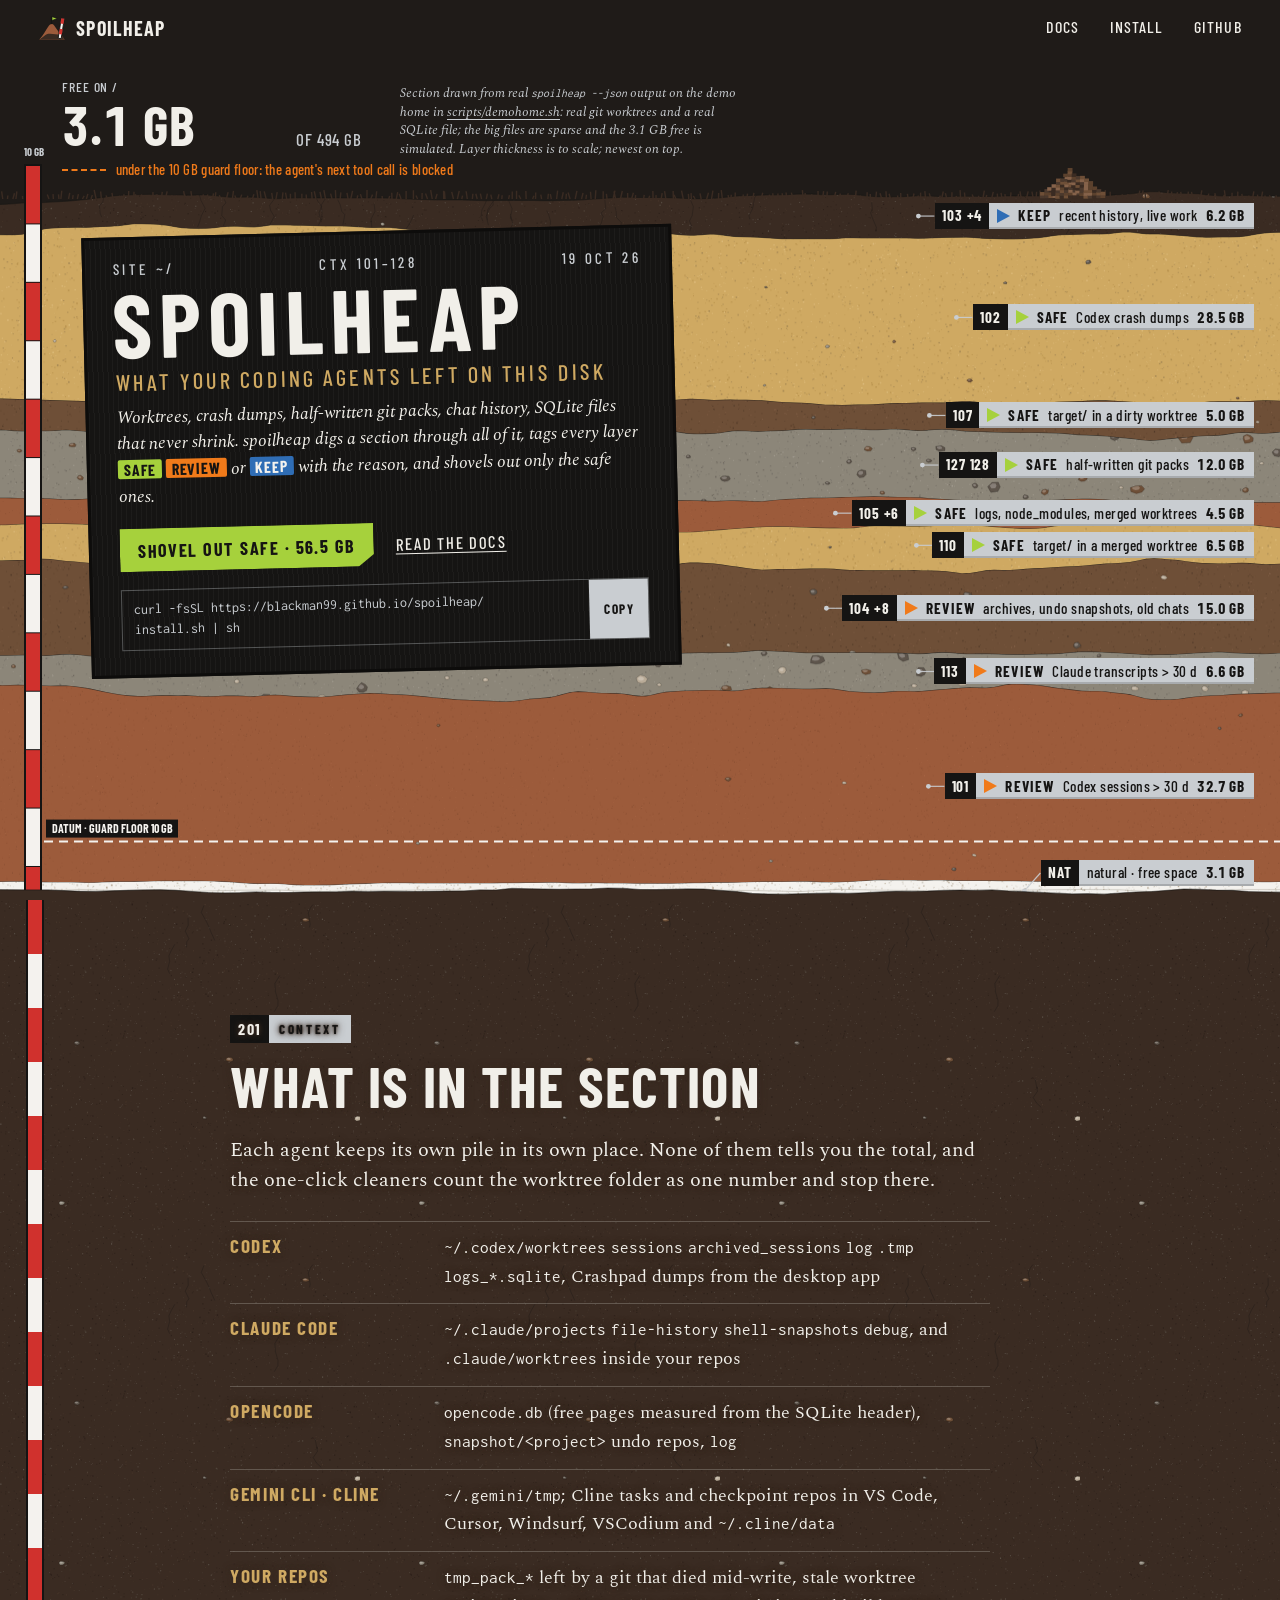
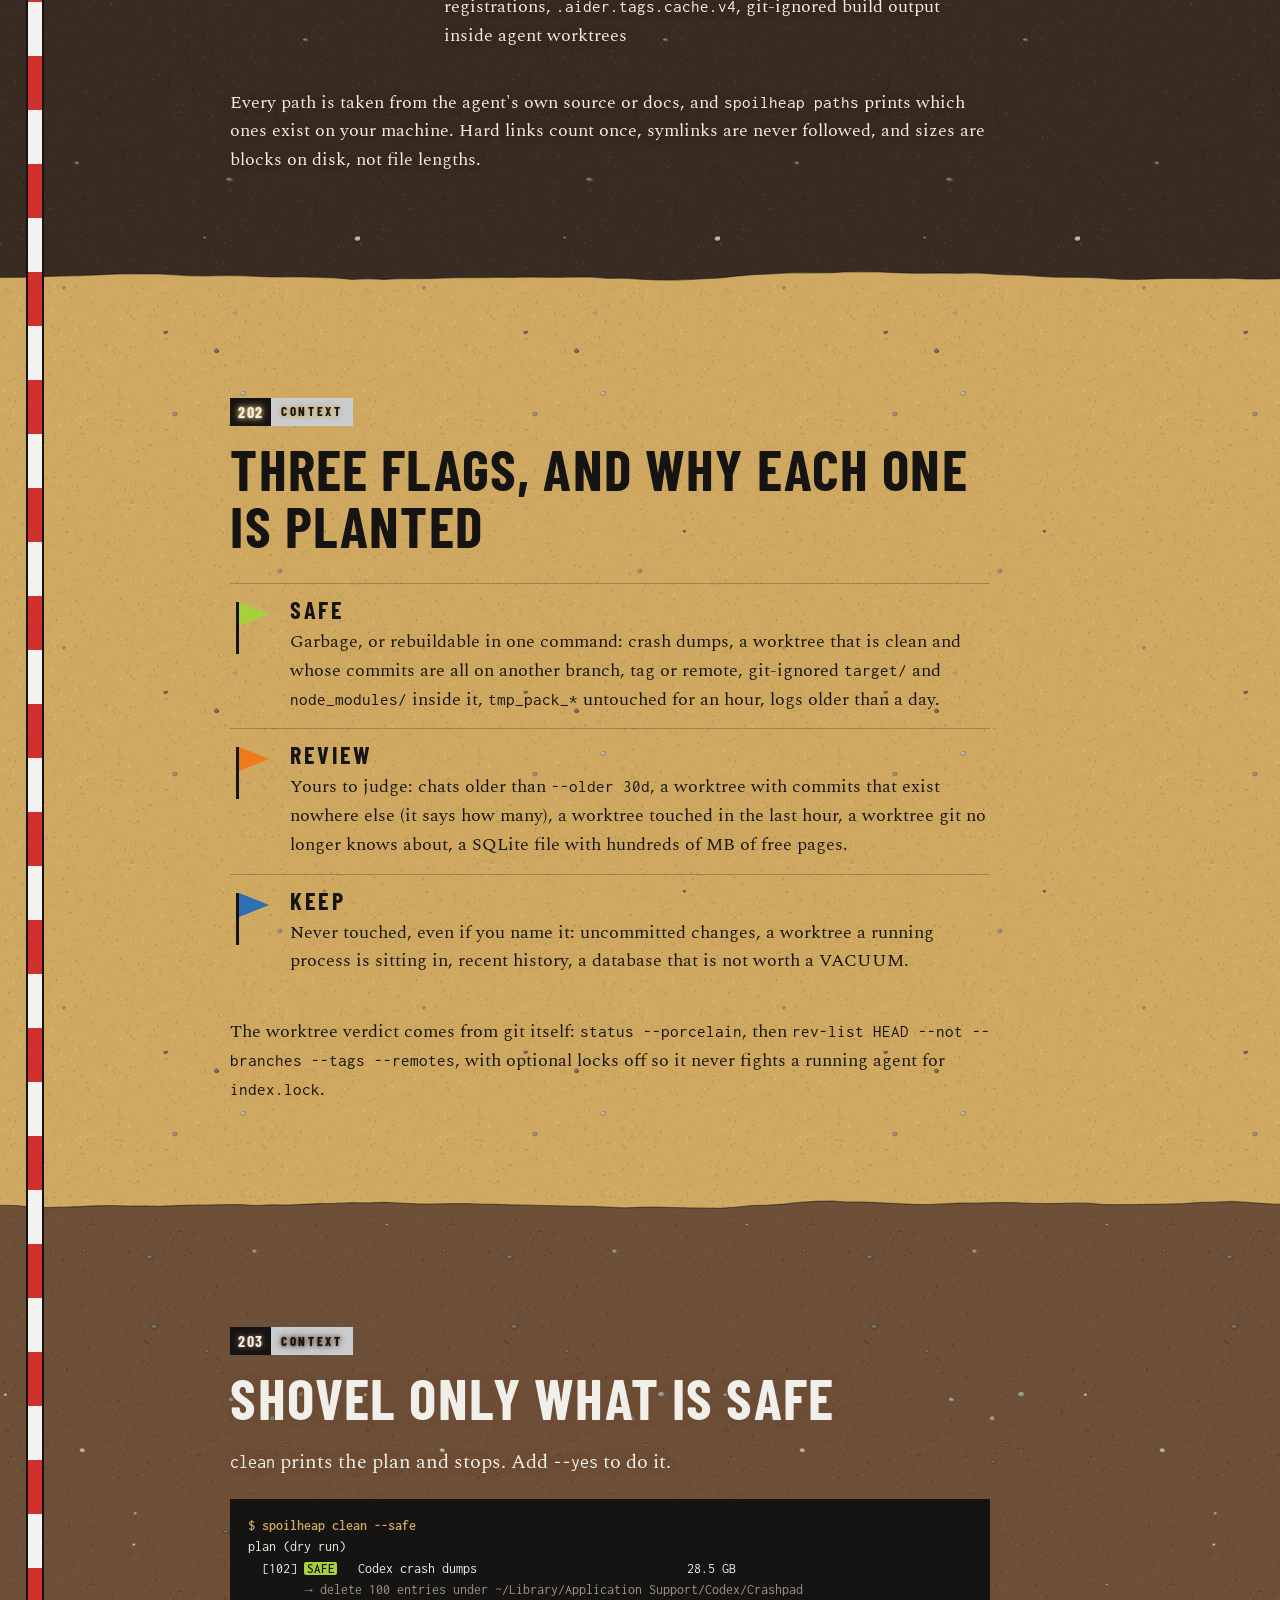
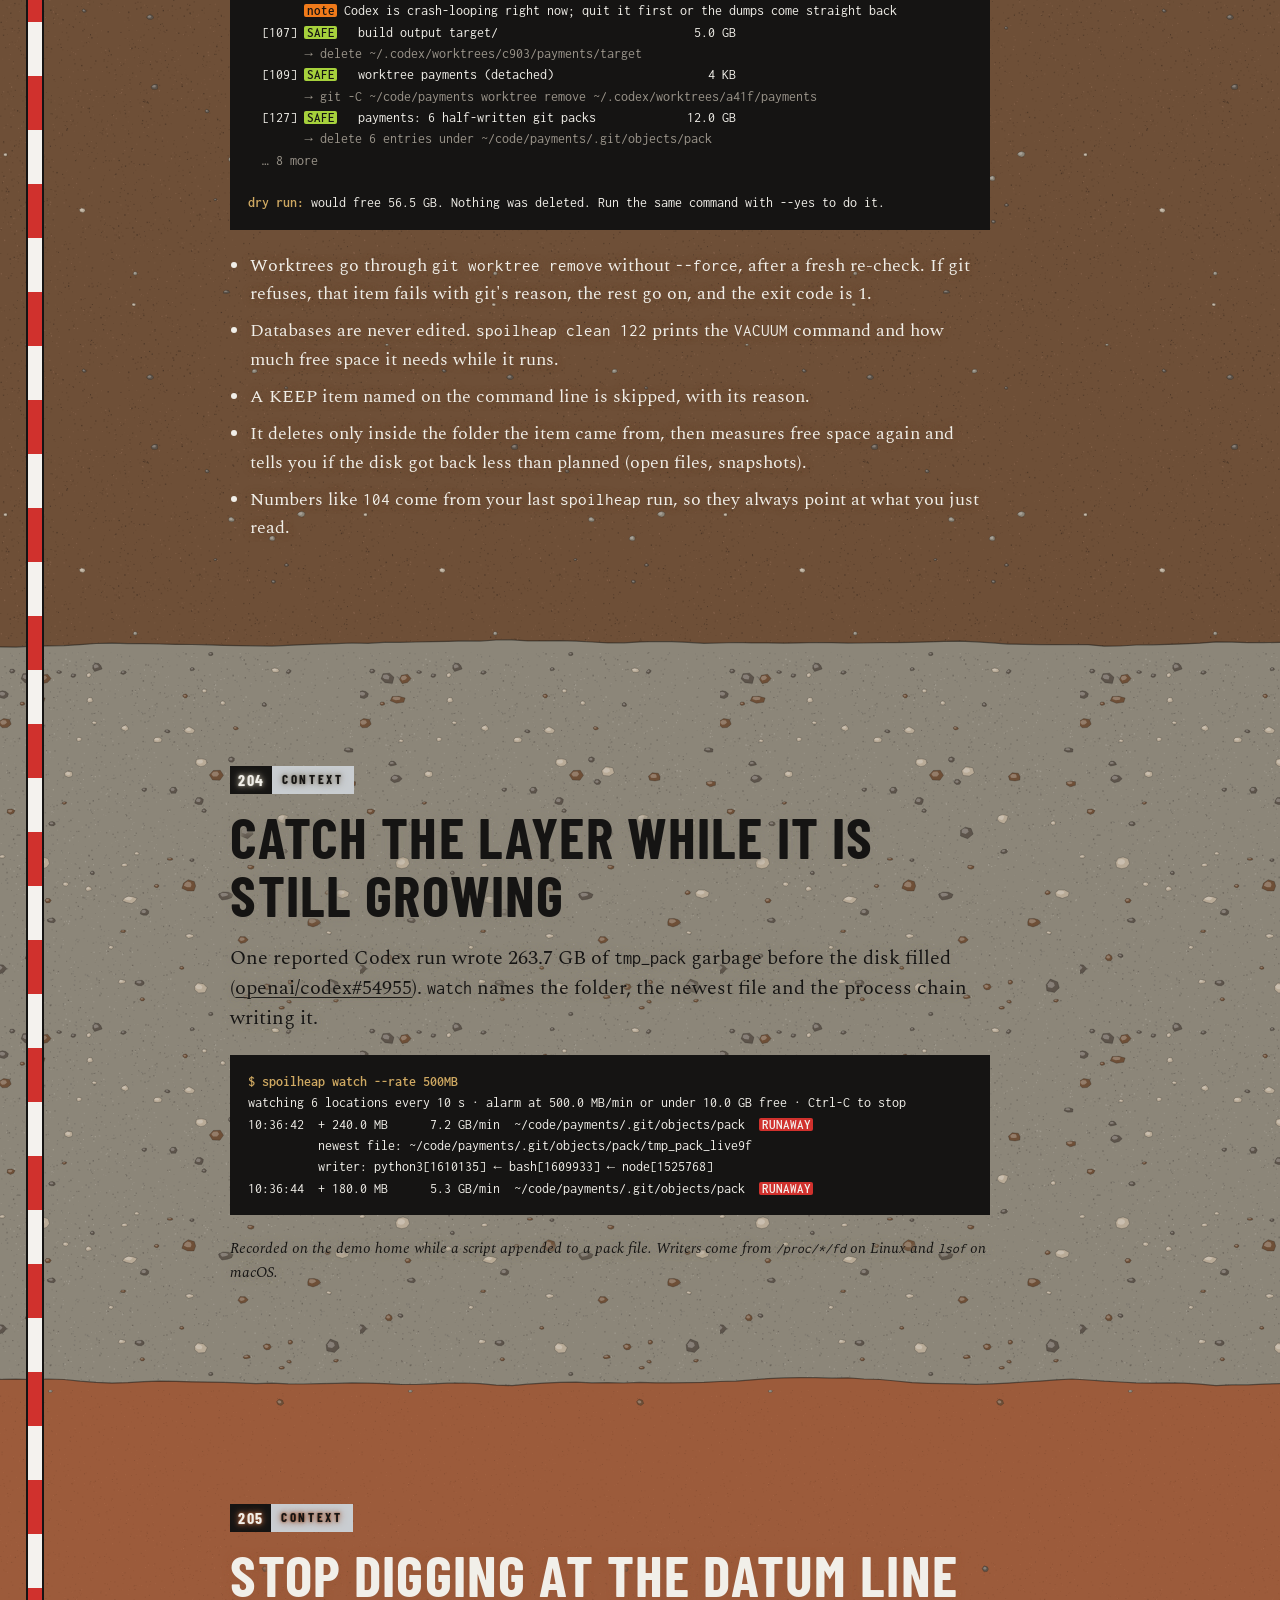
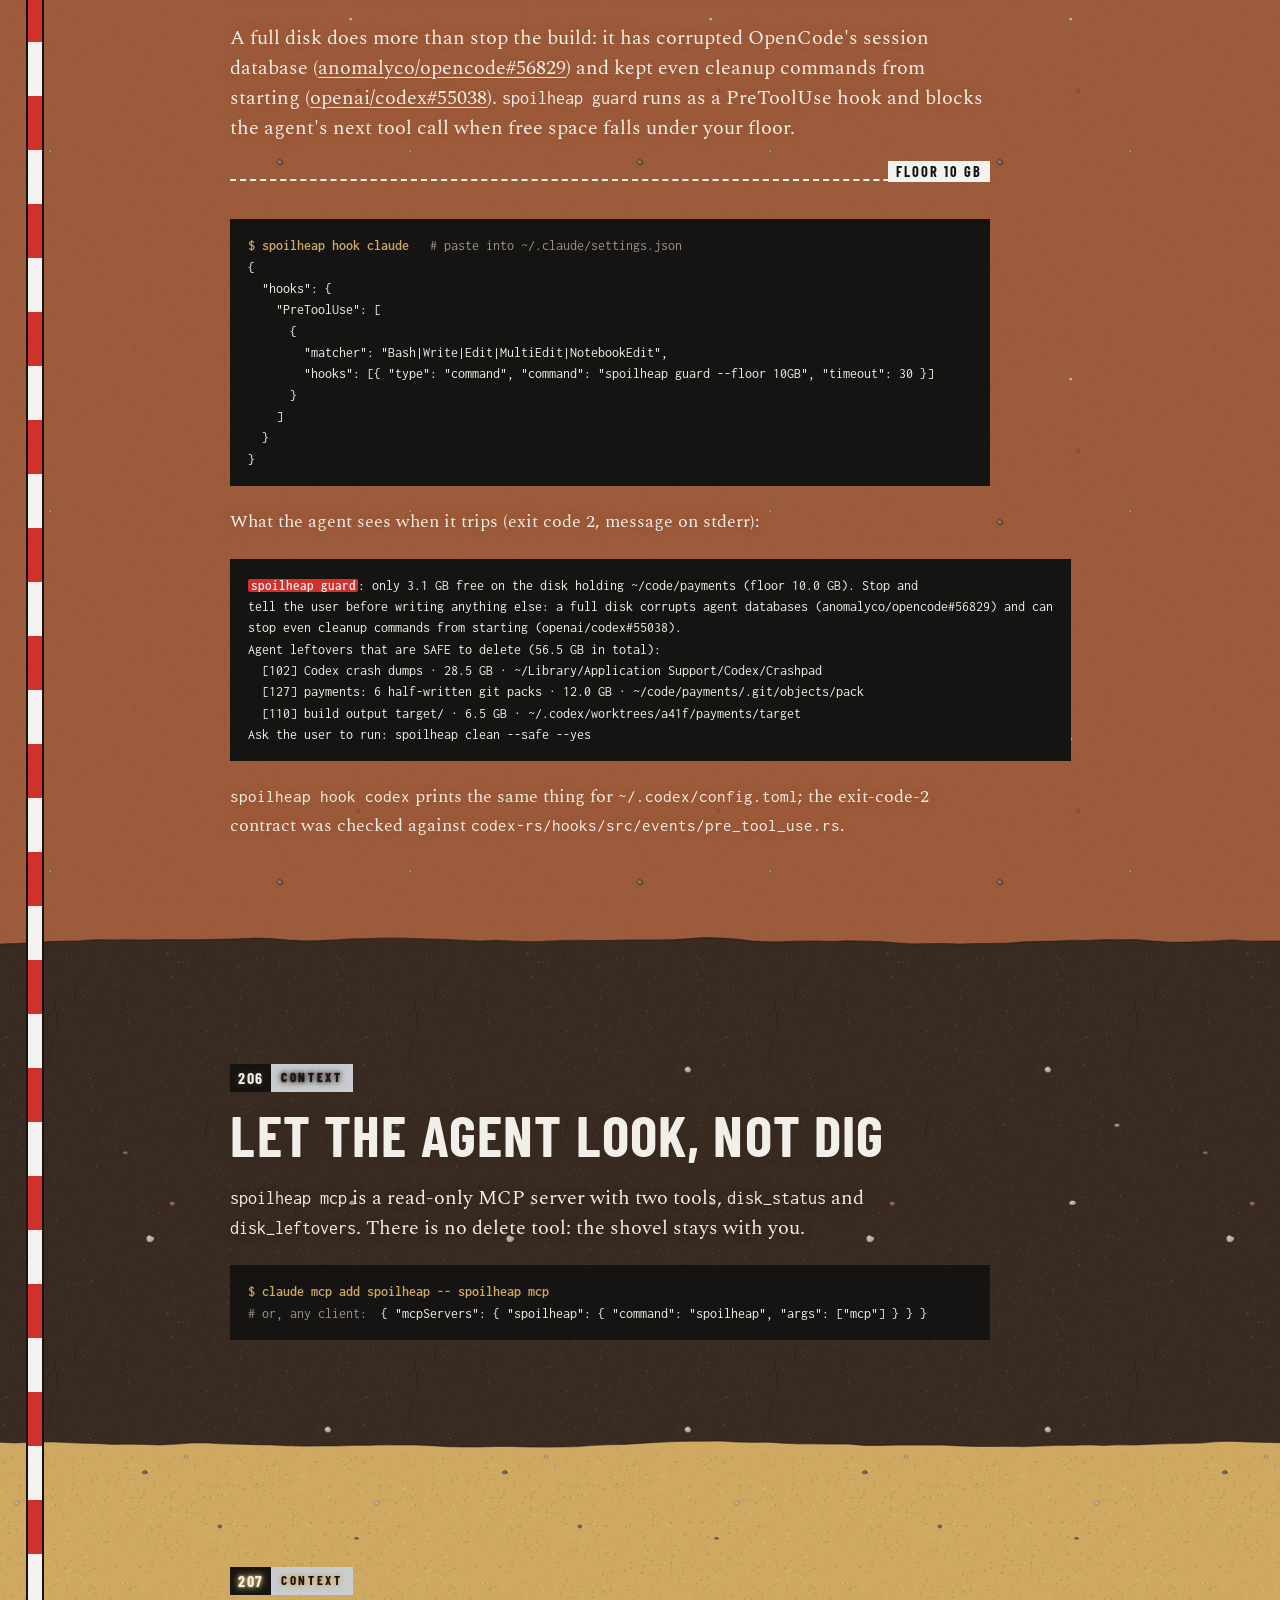
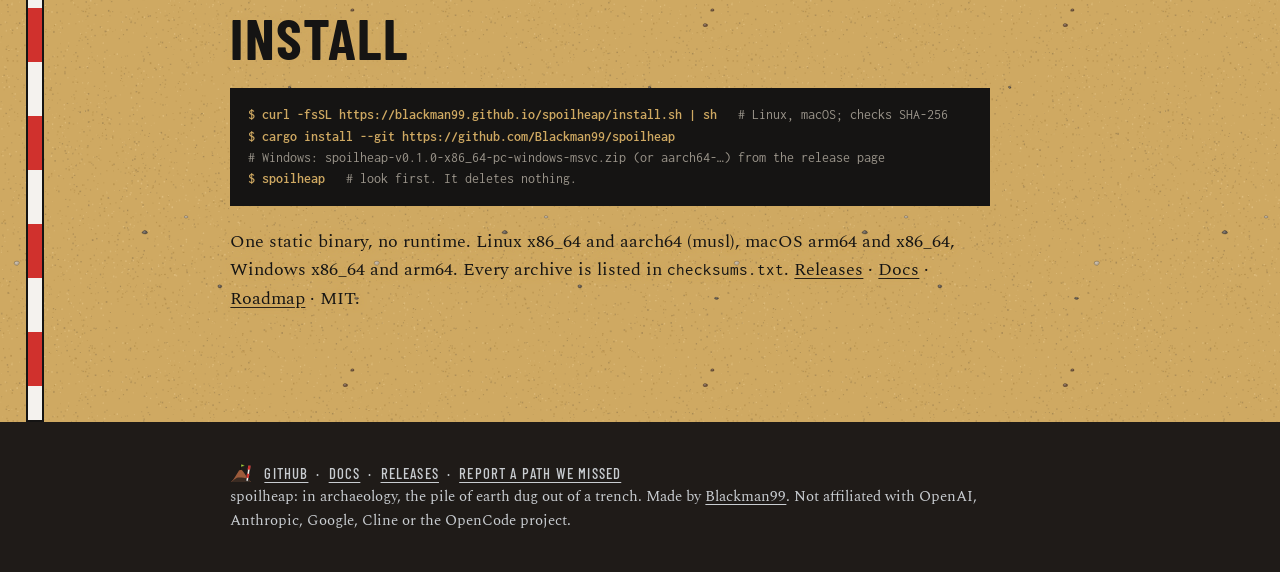
<file: site/index.html>
<!doctype html>
<html lang="en">
<head>
<meta charset="utf-8">
<meta name="viewport" content="width=device-width, initial-scale=1">
<title>spoilheap: what your coding agents left on this disk</title>
<meta name="description" content="spoilheap finds the worktrees, crash dumps, half-written git packs, session history and bloated SQLite files that Codex, Claude Code, OpenCode, Gemini CLI and Cline leave on disk, marks each SAFE, REVIEW or KEEP with the reason, clears only what is safe, and stops the agent before the disk hits zero.">
<link rel="canonical" href="https://blackman99.github.io/spoilheap/">
<link rel="icon" href="favicon.svg" type="image/svg+xml">
<link rel="apple-touch-icon" href="img/logo-512.png">
<meta name="theme-color" content="#1f1b18">
<meta property="og:type" content="website">
<meta property="og:site_name" content="spoilheap">
<meta property="og:title" content="spoilheap: what your coding agents left on this disk">
<meta property="og:description" content="Worktrees, crash dumps, half-written git packs, SQLite that never shrinks. Every item gets SAFE, REVIEW or KEEP and the reason. Clears only what is safe.">
<meta property="og:url" content="https://blackman99.github.io/spoilheap/">
<meta property="og:image" content="https://blackman99.github.io/spoilheap/og.png">
<meta property="og:image:width" content="1200">
<meta property="og:image:height" content="630">
<meta property="og:image:alt" content="A trench section through a disk: strata of Codex crash dumps, git packs and session history, each tagged SAFE, REVIEW or KEEP, beside a spoil heap.">
<meta name="twitter:card" content="summary_large_image">
<meta name="twitter:title" content="spoilheap: what your coding agents left on this disk">
<meta name="twitter:description" content="Every leftover from Codex, Claude Code, OpenCode, Gemini CLI and Cline, marked SAFE / REVIEW / KEEP with the reason.">
<meta name="twitter:image" content="https://blackman99.github.io/spoilheap/og.png">
<meta name="twitter:image:alt" content="A trench section through a disk: strata of Codex crash dumps, git packs and session history, each tagged SAFE, REVIEW or KEEP, beside a spoil heap.">
<link rel="preload" href="fonts/BarlowCondensed-700.woff2" as="font" type="font/woff2" crossorigin>
<link rel="preload" href="fonts/Spectral-400.woff2" as="font" type="font/woff2" crossorigin>
<link rel="stylesheet" href="fonts.css">
<link rel="stylesheet" href="style.css">
</head>
<body>
<a class="skip" href="#finds">Skip to the docs on this page</a>
<header class="top">
  <a class="brand" href="./" aria-label="spoilheap home"><img src="favicon.svg" alt="" width="28" height="28"><span>spoilheap</span></a>
  <nav aria-label="Main">
    <a href="docs/">Docs</a>
    <a href="#install">Install</a>
    <a href="https://github.com/Blackman99/spoilheap">GitHub</a>
  </nav>
</header>

<section class="dig" id="dig" aria-labelledby="h1">
  <canvas id="wall" aria-hidden="true"></canvas>
  <div class="gauge" id="gauge" aria-live="polite">
    <span class="g-k">free on /</span>
    <b id="free">3.1 GB</b><span class="g-of">of 494 GB</span>
    <span class="datum" id="datum"><i></i><span id="floormsg">under the 10 GB guard floor: the agent's next tool call is blocked</span></span>
  </div>
  <div class="board" id="board">
    <p class="b-site" aria-hidden="true"><span>SITE&nbsp;~/</span><span>CTX&nbsp;101–128</span><span>19&nbsp;OCT&nbsp;26</span></p>
    <h1 id="h1"><span class="b-word">SPOILHEAP</span><span class="b-sub">what your coding agents left on this disk</span></h1>
    <p class="b-pitch">Worktrees, crash dumps, half-written git packs, chat history, SQLite files that never shrink. spoilheap digs a section through all of it, tags every layer <em class="v v-safe">SAFE</em> <em class="v v-review">REVIEW</em> or <em class="v v-keep">KEEP</em> with the reason, and shovels out only the safe ones.</p>
    <div class="b-act">
      <button type="button" class="shovel" id="shovel">Shovel out SAFE · <span id="safeamt">56.5 GB</span></button>
      <a class="b-docs" href="docs/">Read the docs</a>
    </div>
    <div class="b-install"><code id="cmd">curl -fsSL https://<wbr>blackman99.github.io/<wbr>spoilheap/<wbr><span class="nw">install.sh | sh</span></code><button type="button" class="copy" data-copy="cmd" aria-label="Copy the install command">copy</button></div>
  </div>
  <ol class="tags" id="tags" aria-label="Layers in this section, newest at the top"></ol>
  <div class="sheet" id="sheet" role="dialog" aria-modal="false" aria-labelledby="sheet-h" hidden>
    <button type="button" class="sheet-x" id="sheet-x" aria-label="Close">×</button>
    <h2 id="sheet-h"></h2>
    <ul id="sheet-list"></ul>
  </div>
  <p class="caption">Section drawn from real <code>spoilheap --json</code> output on the demo home in <a href="https://github.com/Blackman99/spoilheap/blob/main/scripts/demohome.sh">scripts/demohome.sh</a>: real git worktrees and a real SQLite file; the big files are sparse and the 3.1 GB free is simulated. Layer thickness is to scale; newest on top.</p>
</section>

<main>
<section class="layer s-humus" id="finds" aria-labelledby="h-finds">
  <div class="in">
    <p class="ctx"><span>201</span>context</p>
    <h2 id="h-finds">What is in the section</h2>
    <p class="lead">Each agent keeps its own pile in its own place. None of them tells you the total, and the one-click cleaners count the worktree folder as one number and stop there.</p>
    <dl class="finds">
      <div><dt>Codex</dt><dd><code>~/.codex/worktrees</code> <code>sessions</code> <code>archived_sessions</code> <code>log</code> <code>.tmp</code> <code>logs_*.sqlite</code>, Crashpad dumps from the desktop app</dd></div>
      <div><dt>Claude Code</dt><dd><code>~/.claude/projects</code> <code>file-history</code> <code>shell-snapshots</code> <code>debug</code>, and <code>.claude/worktrees</code> inside your repos</dd></div>
      <div><dt>OpenCode</dt><dd><code>opencode.db</code> (free pages measured from the SQLite header), <code>snapshot/&lt;project&gt;</code> undo repos, <code>log</code></dd></div>
      <div><dt>Gemini CLI · Cline</dt><dd><code>~/.gemini/tmp</code>; Cline tasks and checkpoint repos in VS Code, Cursor, Windsurf, VSCodium and <code>~/.cline/data</code></dd></div>
      <div><dt>Your repos</dt><dd><code>tmp_pack_*</code> left by a git that died mid-write, stale worktree registrations, <code>.aider.tags.cache.v4</code>, git-ignored build output inside agent worktrees</dd></div>
    </dl>
    <p>Every path is taken from the agent's own source or docs, and <code>spoilheap paths</code> prints which ones exist on your machine. Hard links count once, symlinks are never followed, and sizes are blocks on disk, not file lengths.</p>
  </div>
</section>

<section class="layer s-sand" id="flags" aria-labelledby="h-flags">
  <div class="in">
    <p class="ctx"><span>202</span>context</p>
    <h2 id="h-flags">Three flags, and why each one is planted</h2>
    <ul class="flags">
      <li><i class="pin pin-safe" aria-hidden="true"></i><div><h3>SAFE</h3><p>Garbage, or rebuildable in one command: crash dumps, a worktree that is clean and whose commits are all on another branch, tag or remote, git-ignored <code>target/</code> and <code>node_modules/</code> inside it, <code>tmp_pack_*</code> untouched for an hour, logs older than a day.</p></div></li>
      <li><i class="pin pin-review" aria-hidden="true"></i><div><h3>REVIEW</h3><p>Yours to judge: chats older than <code>--older 30d</code>, a worktree with commits that exist nowhere else (it says how many), a worktree touched in the last hour, a worktree git no longer knows about, a SQLite file with hundreds of MB of free pages.</p></div></li>
      <li><i class="pin pin-keep" aria-hidden="true"></i><div><h3>KEEP</h3><p>Never touched, even if you name it: uncommitted changes, a worktree a running process is sitting in, recent history, a database that is not worth a VACUUM.</p></div></li>
    </ul>
    <p>The worktree verdict comes from git itself: <code>status --porcelain</code>, then <code data-long>rev-list HEAD --not --branches --tags --remotes</code>, with optional locks off so it never fights a running agent for <code>index.lock</code>.</p>
  </div>
</section>

<section class="layer s-loam" id="clean" aria-labelledby="h-clean">
  <div class="in">
    <p class="ctx"><span>203</span>context</p>
    <h2 id="h-clean">Shovel only what is safe</h2>
    <p class="lead"><code>clean</code> prints the plan and stops. Add <code>--yes</code> to do it.</p>
<pre class="term" tabindex="0" aria-label="spoilheap clean --safe output"><b>$ spoilheap clean --safe</b>
plan (dry run)
  [102] <span class="v v-safe">SAFE</span>   Codex crash dumps                              28.5 GB
        <span class="dim">→ delete 100 entries under ~/Library/Application Support/Codex/Crashpad</span>
        <span class="v v-review">note</span> Codex is crash-looping right now; quit it first or the dumps come straight back
  [107] <span class="v v-safe">SAFE</span>   build output target/                            5.0 GB
        <span class="dim">→ delete ~/.codex/worktrees/c903/payments/target</span>
  [109] <span class="v v-safe">SAFE</span>   worktree payments (detached)                      4 KB
        <span class="dim">→ git -C ~/code/payments worktree remove ~/.codex/worktrees/a41f/payments</span>
  [127] <span class="v v-safe">SAFE</span>   payments: 6 half-written git packs             12.0 GB
        <span class="dim">→ delete 6 entries under ~/code/payments/.git/objects/pack</span>
  <span class="dim">… 8 more</span>

<b>dry run:</b> would free 56.5 GB. Nothing was deleted. Run the same command with --yes to do it.</pre>
    <ul class="rules">
      <li>Worktrees go through <code>git worktree remove</code> without <code>--force</code>, after a fresh re-check. If git refuses, that item fails with git's reason, the rest go on, and the exit code is 1.</li>
      <li>Databases are never edited. <code>spoilheap clean 122</code> prints the <code>VACUUM</code> command and how much free space it needs while it runs.</li>
      <li>A KEEP item named on the command line is skipped, with its reason.</li>
      <li>It deletes only inside the folder the item came from, then measures free space again and tells you if the disk got back less than planned (open files, snapshots).</li>
      <li>Numbers like <code>104</code> come from your last <code>spoilheap</code> run, so they always point at what you just read.</li>
    </ul>
  </div>
</section>

<section class="layer s-gravel" id="watch" aria-labelledby="h-watch">
  <div class="in">
    <p class="ctx"><span>204</span>context</p>
    <h2 id="h-watch">Catch the layer while it is still growing</h2>
    <p class="lead">One reported Codex run wrote 263.7 GB of <code>tmp_pack</code> garbage before the disk filled (<a href="https://github.com/openai/codex/issues/54955">openai/codex#54955</a>). <code>watch</code> names the folder, the newest file and the process chain writing it.</p>
<pre class="term" tabindex="0" aria-label="spoilheap watch output"><b>$ spoilheap watch --rate 500MB</b>
watching 6 locations every 10 s · alarm at 500.0 MB/min or under 10.0 GB free · Ctrl-C to stop
10:36:42  + 240.0 MB      7.2 GB/min  ~/code/payments/.git/objects/pack  <span class="v v-run">RUNAWAY</span>
          newest file: ~/code/payments/.git/objects/pack/tmp_pack_live9f
          writer: python3[1610135] ← bash[1609933] ← node[1525768]
10:36:44  + 180.0 MB      5.3 GB/min  ~/code/payments/.git/objects/pack  <span class="v v-run">RUNAWAY</span></pre>
    <p class="small">Recorded on the demo home while a script appended to a pack file. Writers come from <code>/proc/*/fd</code> on Linux and <code>lsof</code> on macOS.</p>
  </div>
</section>

<section class="layer s-clay" id="guard" aria-labelledby="h-guard">
  <div class="in">
    <p class="ctx"><span>205</span>context</p>
    <h2 id="h-guard">Stop digging at the datum line</h2>
    <p class="lead">A full disk does more than stop the build: it has corrupted OpenCode's session database (<a href="https://github.com/anomalyco/opencode/issues/56829">anomalyco/opencode#56829</a>) and kept even cleanup commands from starting (<a href="https://github.com/openai/codex/issues/55038">openai/codex#55038</a>). <code>spoilheap guard</code> runs as a PreToolUse hook and blocks the agent's next tool call when free space falls under your floor.</p>
    <div class="datumfig" aria-hidden="true"><span class="df-line"></span><span class="df-label">floor 10 GB</span></div>
<pre class="term" tabindex="0" aria-label="spoilheap hook claude output"><b>$ spoilheap hook claude</b>   <span class="dim"># paste into ~/.claude/settings.json</span>
{
  "hooks": {
    "PreToolUse": [
      {
        "matcher": "Bash|Write|Edit|MultiEdit|NotebookEdit",
        "hooks": [{ "type": "command", "command": "spoilheap guard --floor 10GB", "timeout": 30 }]
      }
    ]
  }
}</pre>
    <p>What the agent sees when it trips (exit code 2, message on stderr):</p>
<pre class="term" tabindex="0" aria-label="guard message"><span class="v v-run">spoilheap guard</span>: only 3.1 GB free on the disk holding ~/code/payments (floor 10.0 GB). Stop and
tell the user before writing anything else: a full disk corrupts agent databases (anomalyco/opencode#56829) and can
stop even cleanup commands from starting (openai/codex#55038).
Agent leftovers that are SAFE to delete (56.5 GB in total):
  [102] Codex crash dumps · 28.5 GB · ~/Library/Application Support/Codex/Crashpad
  [127] payments: 6 half-written git packs · 12.0 GB · ~/code/payments/.git/objects/pack
  [110] build output target/ · 6.5 GB · ~/.codex/worktrees/a41f/payments/target
Ask the user to run: spoilheap clean --safe --yes</pre>
    <p><code>spoilheap hook codex</code> prints the same thing for <code>~/.codex/config.toml</code>; the exit-code-2 contract was checked against <code data-long>codex-rs/hooks/src/events/pre_tool_use.rs</code>.</p>
  </div>
</section>

<section class="layer s-humus" id="mcp" aria-labelledby="h-mcp">
  <div class="in">
    <p class="ctx"><span>206</span>context</p>
    <h2 id="h-mcp">Let the agent look, not dig</h2>
    <p class="lead"><code>spoilheap mcp</code> is a read-only MCP server with two tools, <code>disk_status</code> and <code>disk_leftovers</code>. There is no delete tool: the shovel stays with you.</p>
<pre class="term" tabindex="0" aria-label="MCP config"><b>$ claude mcp add spoilheap -- spoilheap mcp</b>
<span class="dim"># or, any client:</span>  { "mcpServers": { "spoilheap": { "command": "spoilheap", "args": ["mcp"] } } }</pre>
  </div>
</section>

<section class="layer s-sand" id="install" aria-labelledby="h-install">
  <div class="in">
    <p class="ctx"><span>207</span>context</p>
    <h2 id="h-install">Install</h2>
<pre class="term" tabindex="0" aria-label="install commands"><b>$ curl -fsSL https://blackman99.github.io/spoilheap/install.sh | sh</b>   <span class="dim"># Linux, macOS; checks SHA-256</span>
<b>$ cargo install --git https://github.com/Blackman99/spoilheap</b>
<span class="dim"># Windows: spoilheap-v0.1.0-x86_64-pc-windows-msvc.zip (or aarch64-…) from the release page</span>
<b>$ spoilheap</b>   <span class="dim"># look first. It deletes nothing.</span></pre>
    <p>One static binary, no runtime. Linux x86_64 and aarch64 (musl), macOS arm64 and x86_64, Windows x86_64 and arm64. Every archive is listed in <code>checksums.txt</code>. <a href="https://github.com/Blackman99/spoilheap/releases">Releases</a> · <a href="docs/">Docs</a> · <a href="https://github.com/Blackman99/spoilheap/blob/main/ROADMAP.md">Roadmap</a> · MIT.</p>
  </div>
</section>
</main>

<footer class="foot">
  <p class="f-links"><img src="favicon.svg" alt="" width="22" height="22"><a href="https://github.com/Blackman99/spoilheap">GitHub</a> · <a href="docs/">Docs</a> · <a href="https://github.com/Blackman99/spoilheap/releases">Releases</a> · <a href="https://github.com/Blackman99/spoilheap/issues">Report a path we missed</a></p>
  <p>spoilheap: in archaeology, the pile of earth dug out of a trench. Made by <a href="https://github.com/Blackman99">Blackman99</a>. Not affiliated with OpenAI, Anthropic, Google, Cline or the OpenCode project.</p>
</footer>
<script src="app.js" defer></script>
</body>
</html>
</file>
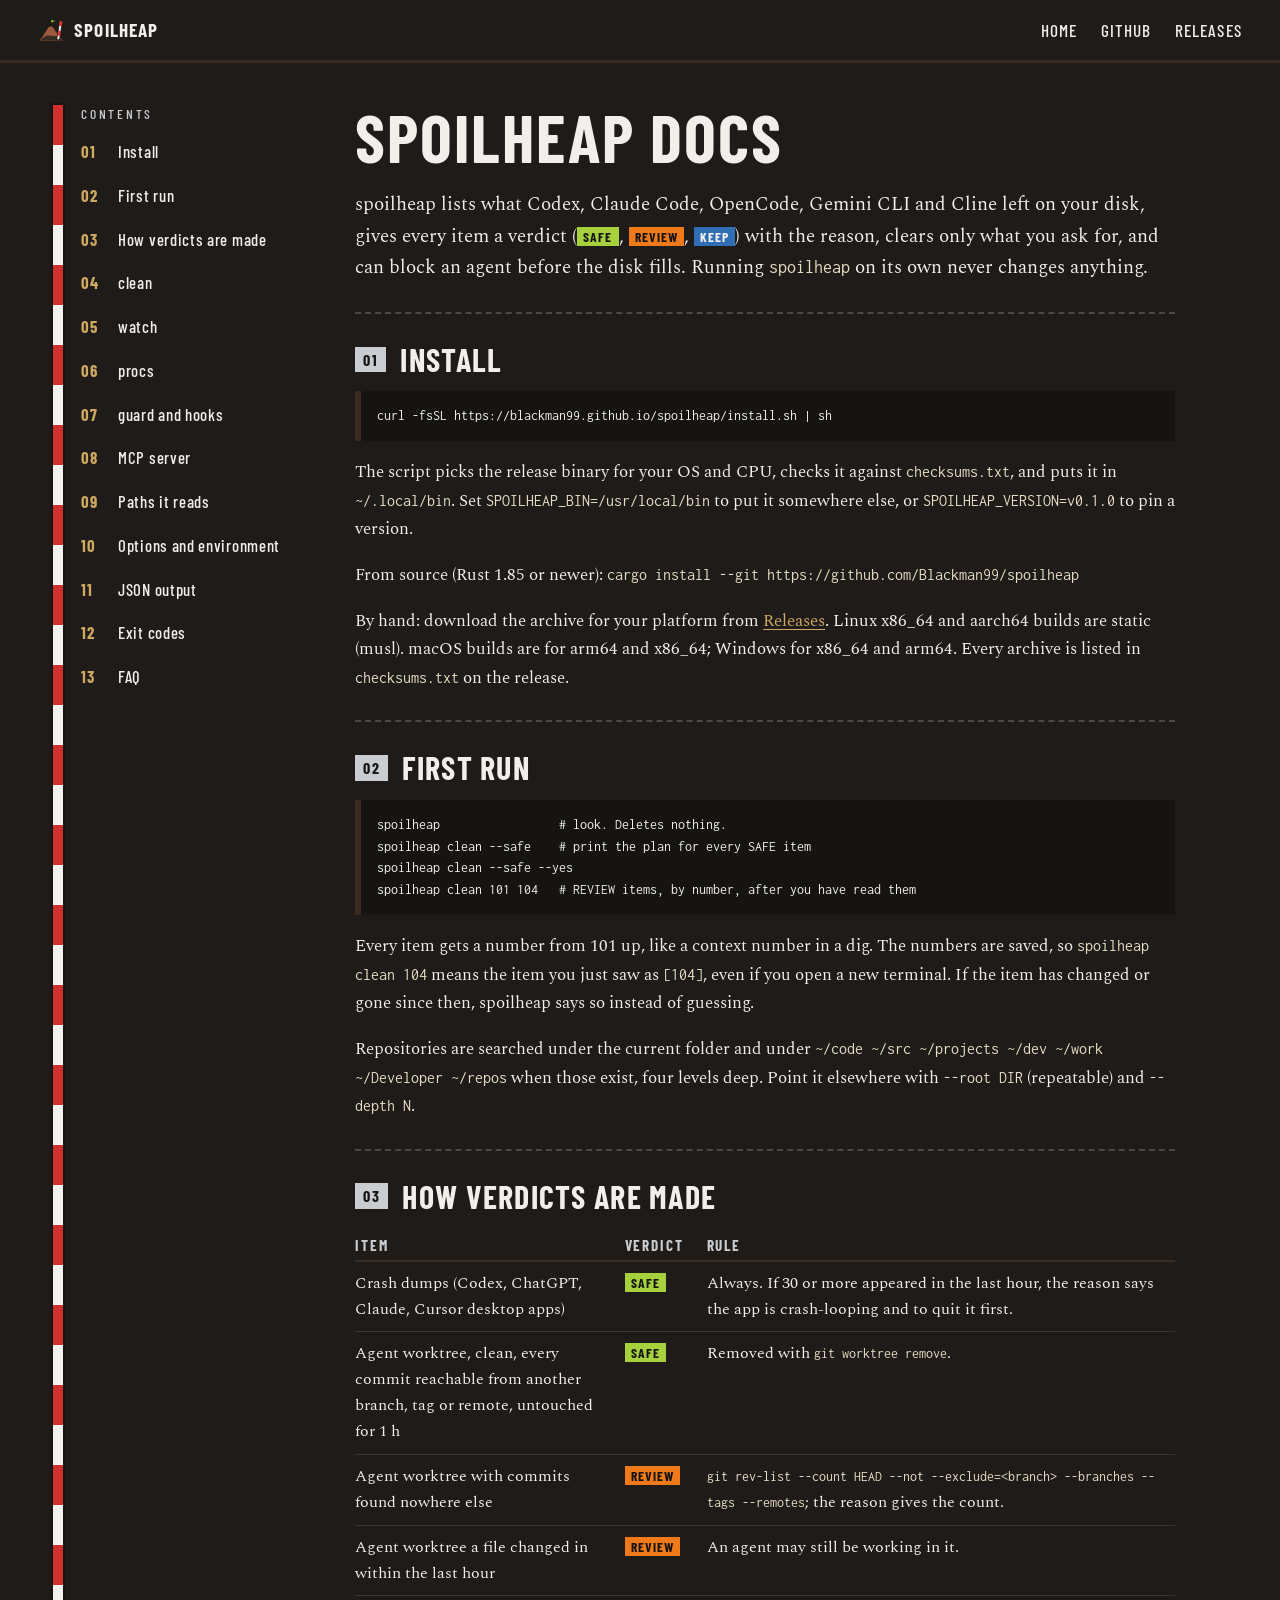
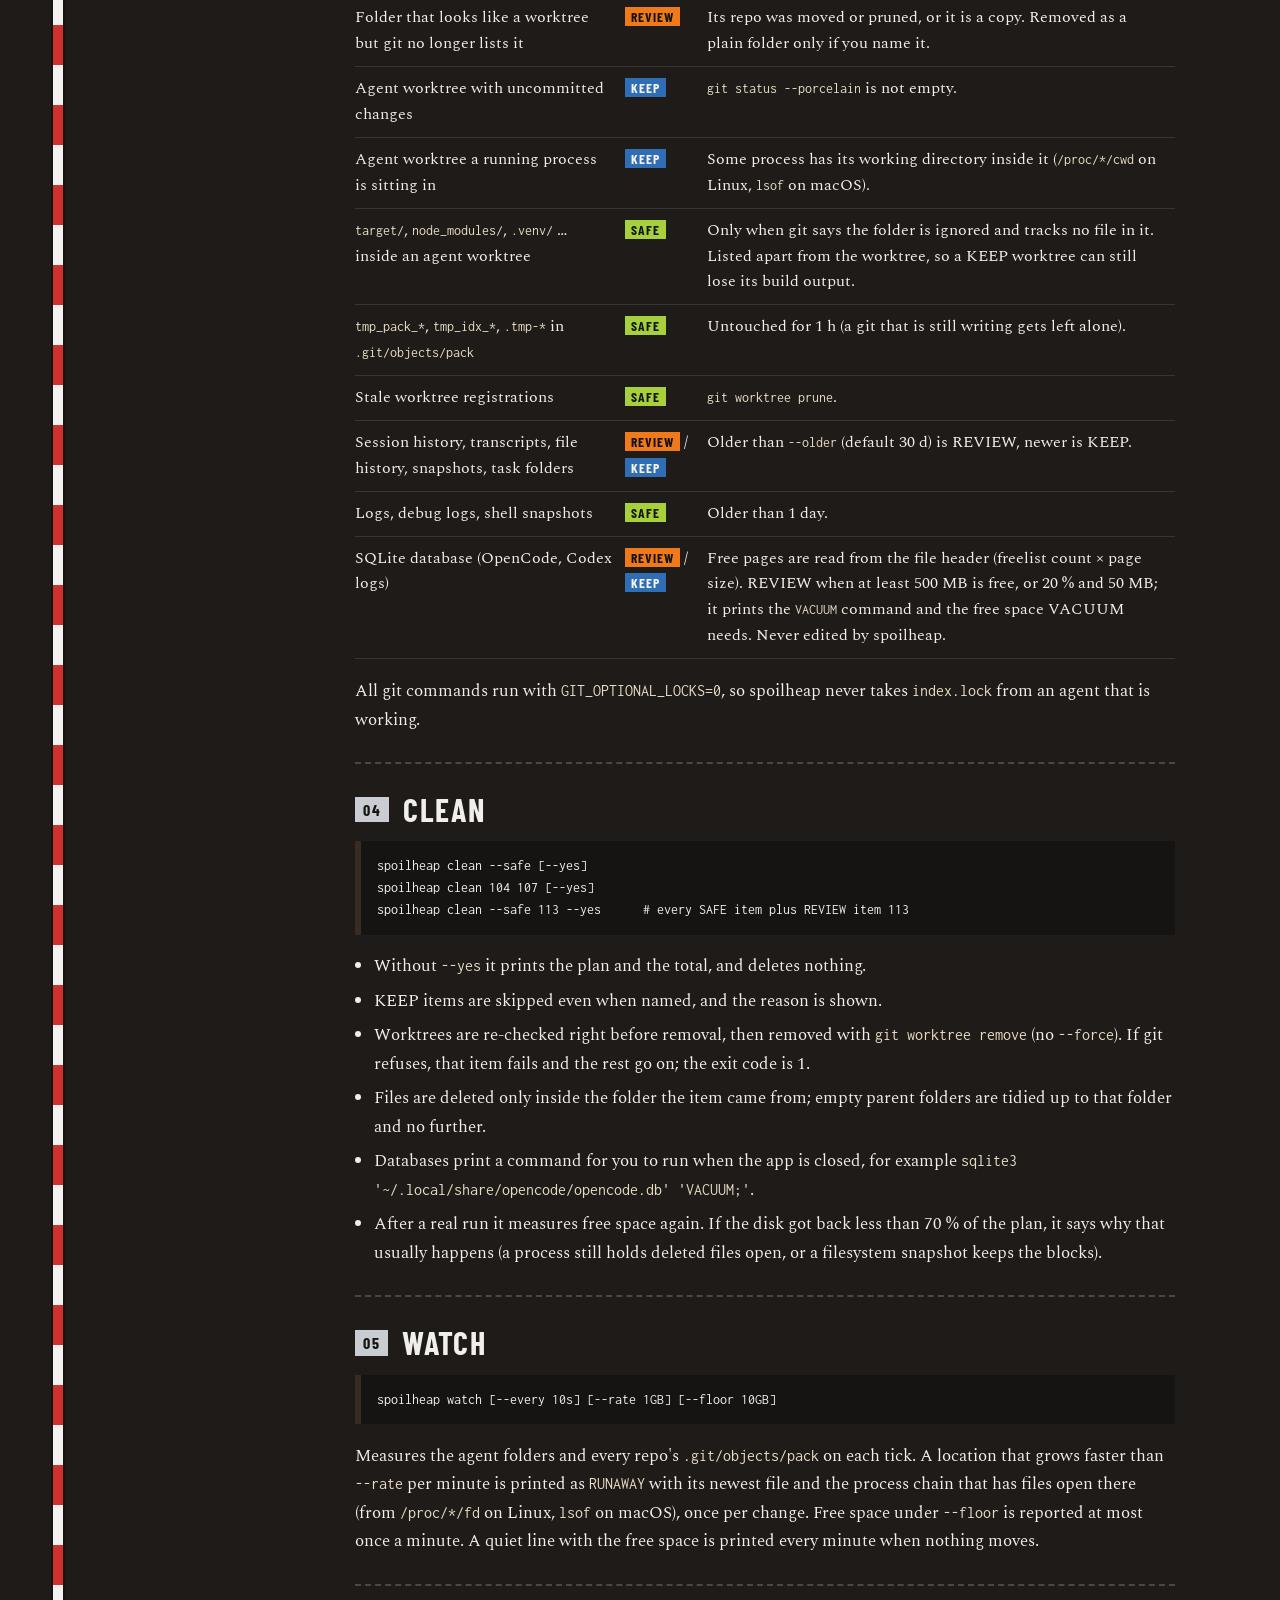
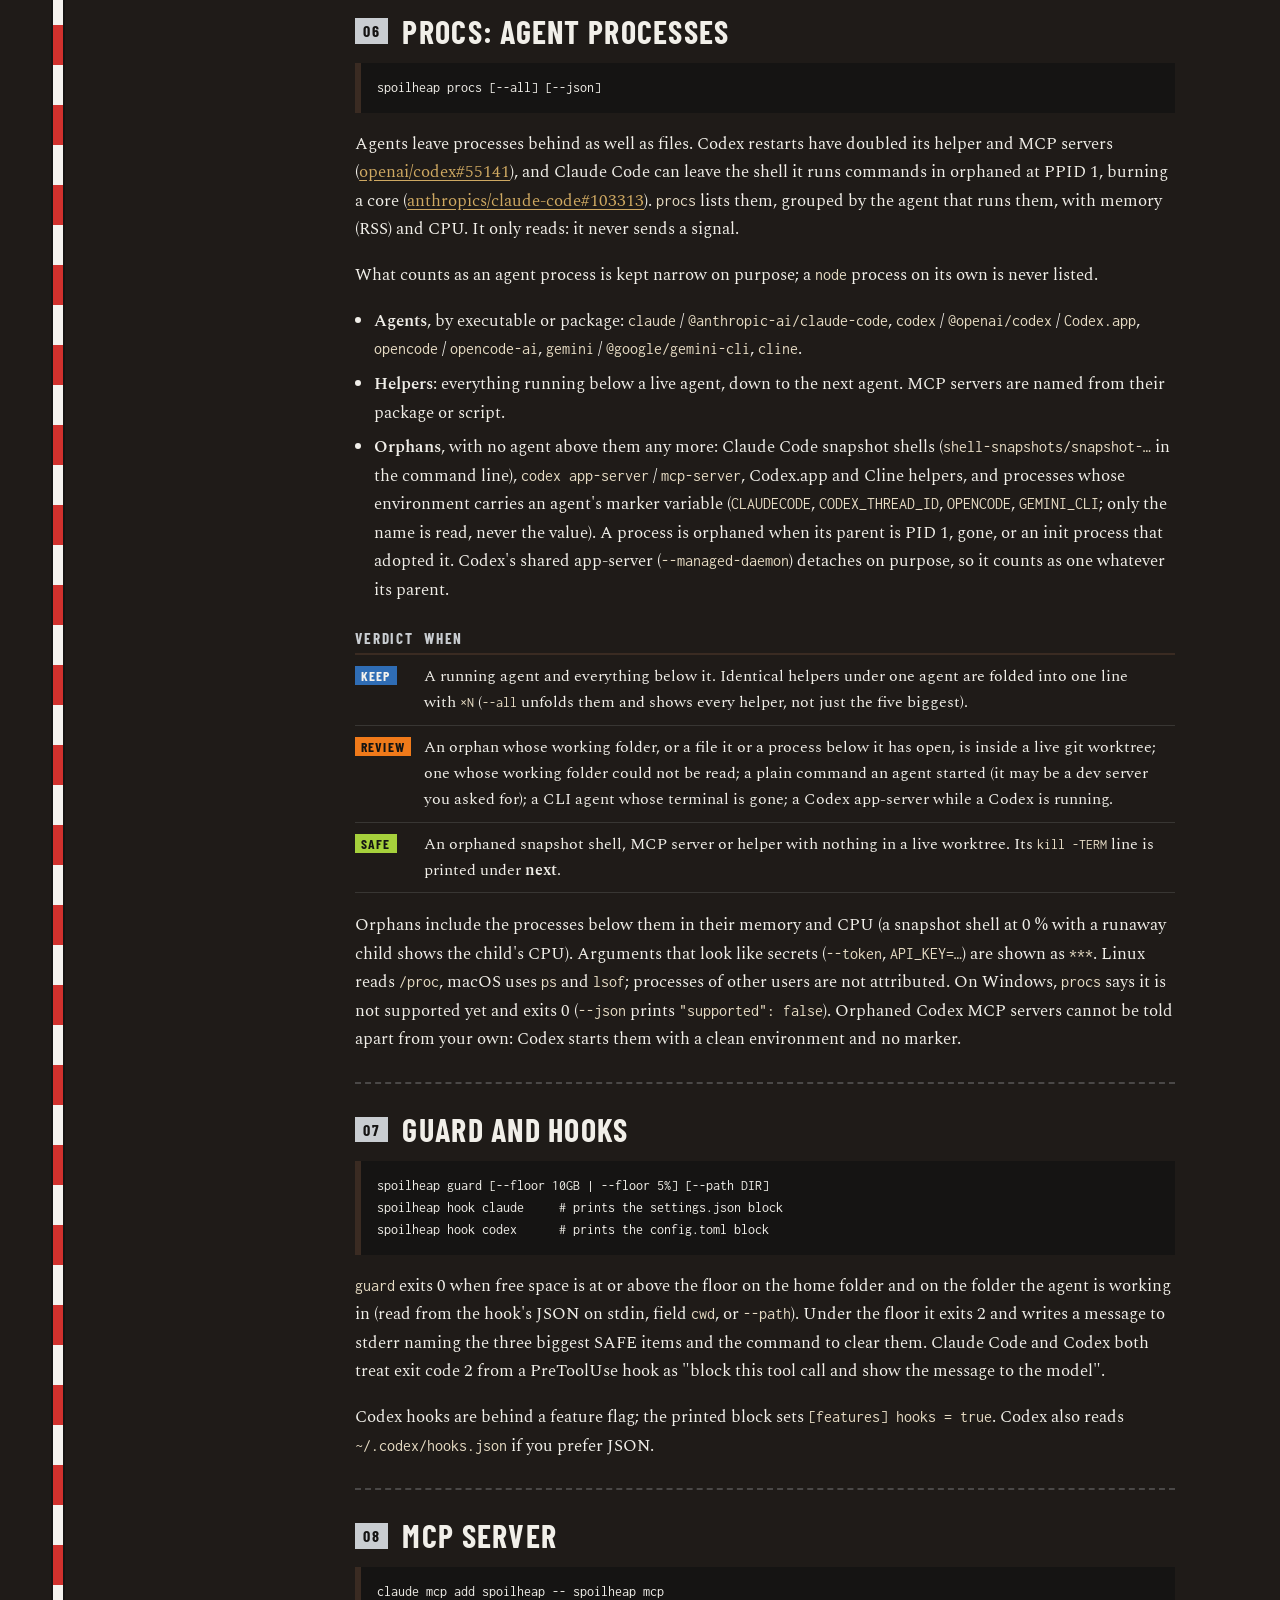
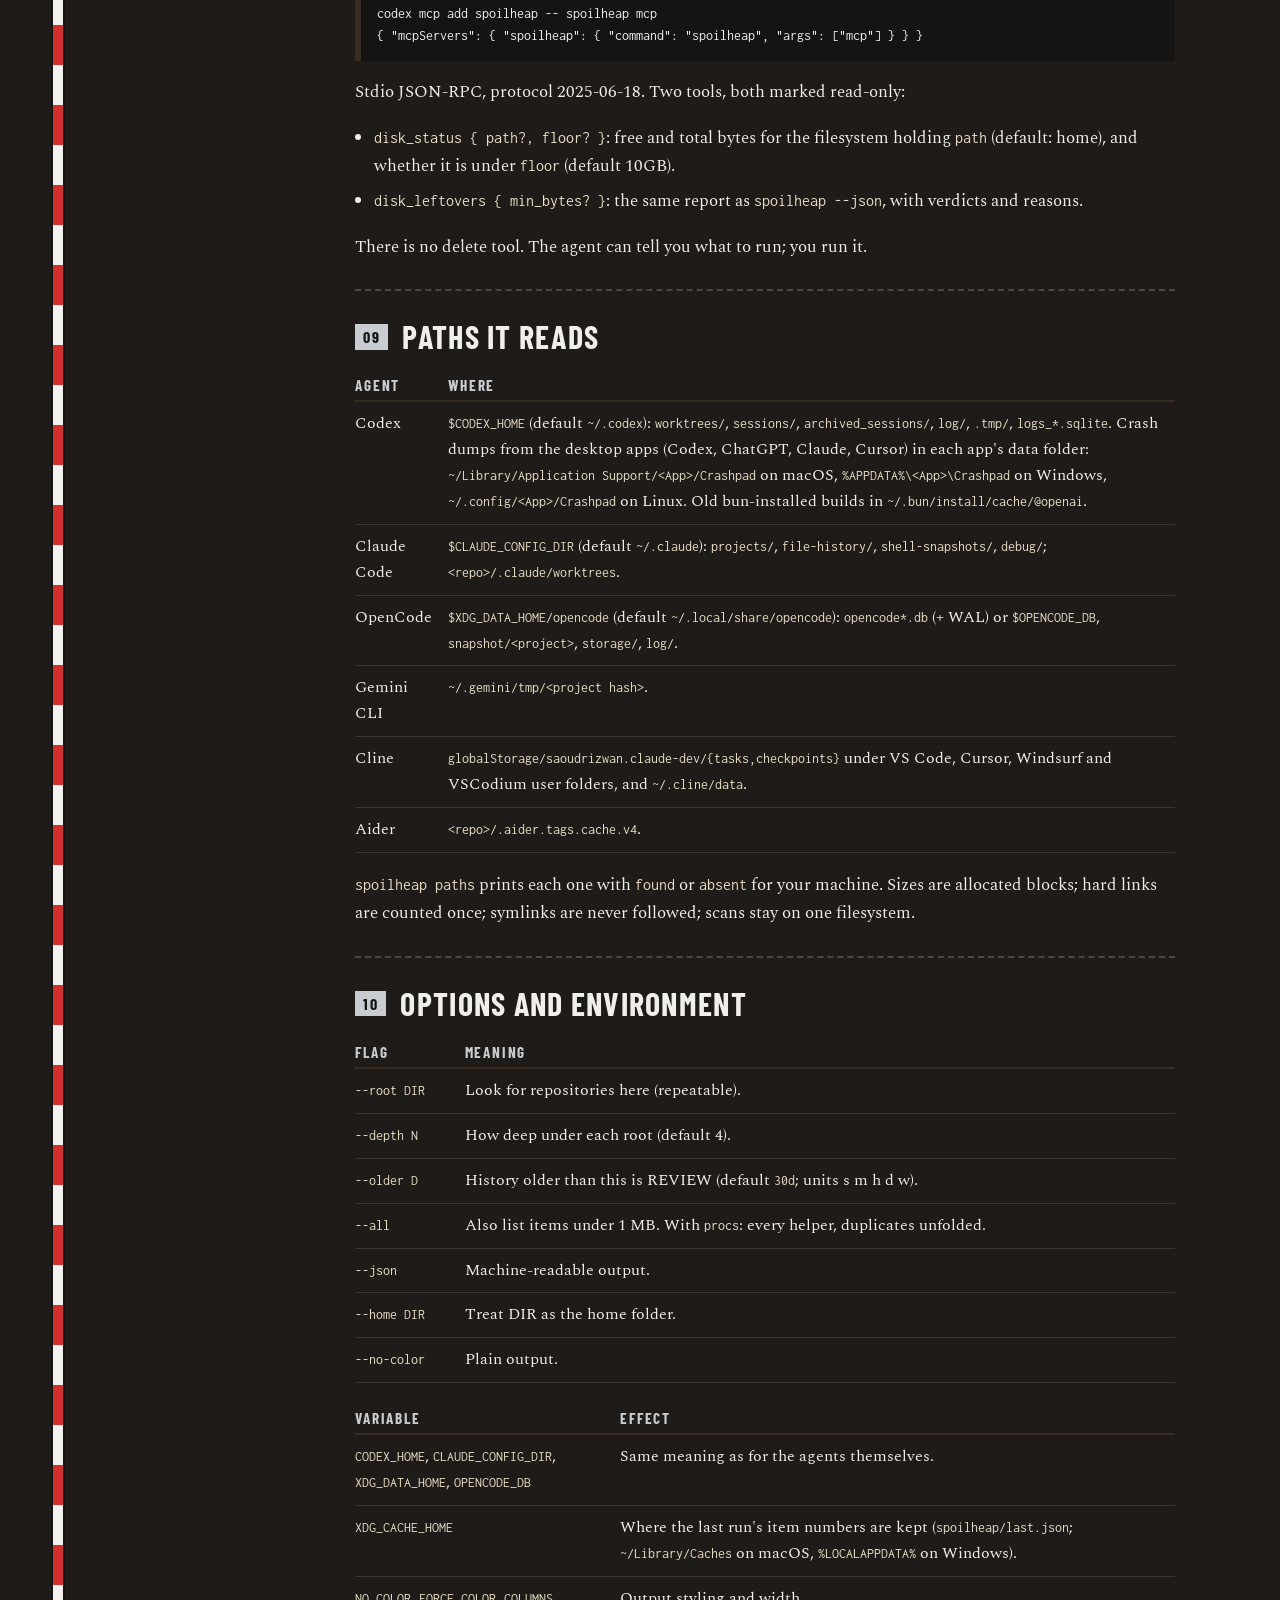
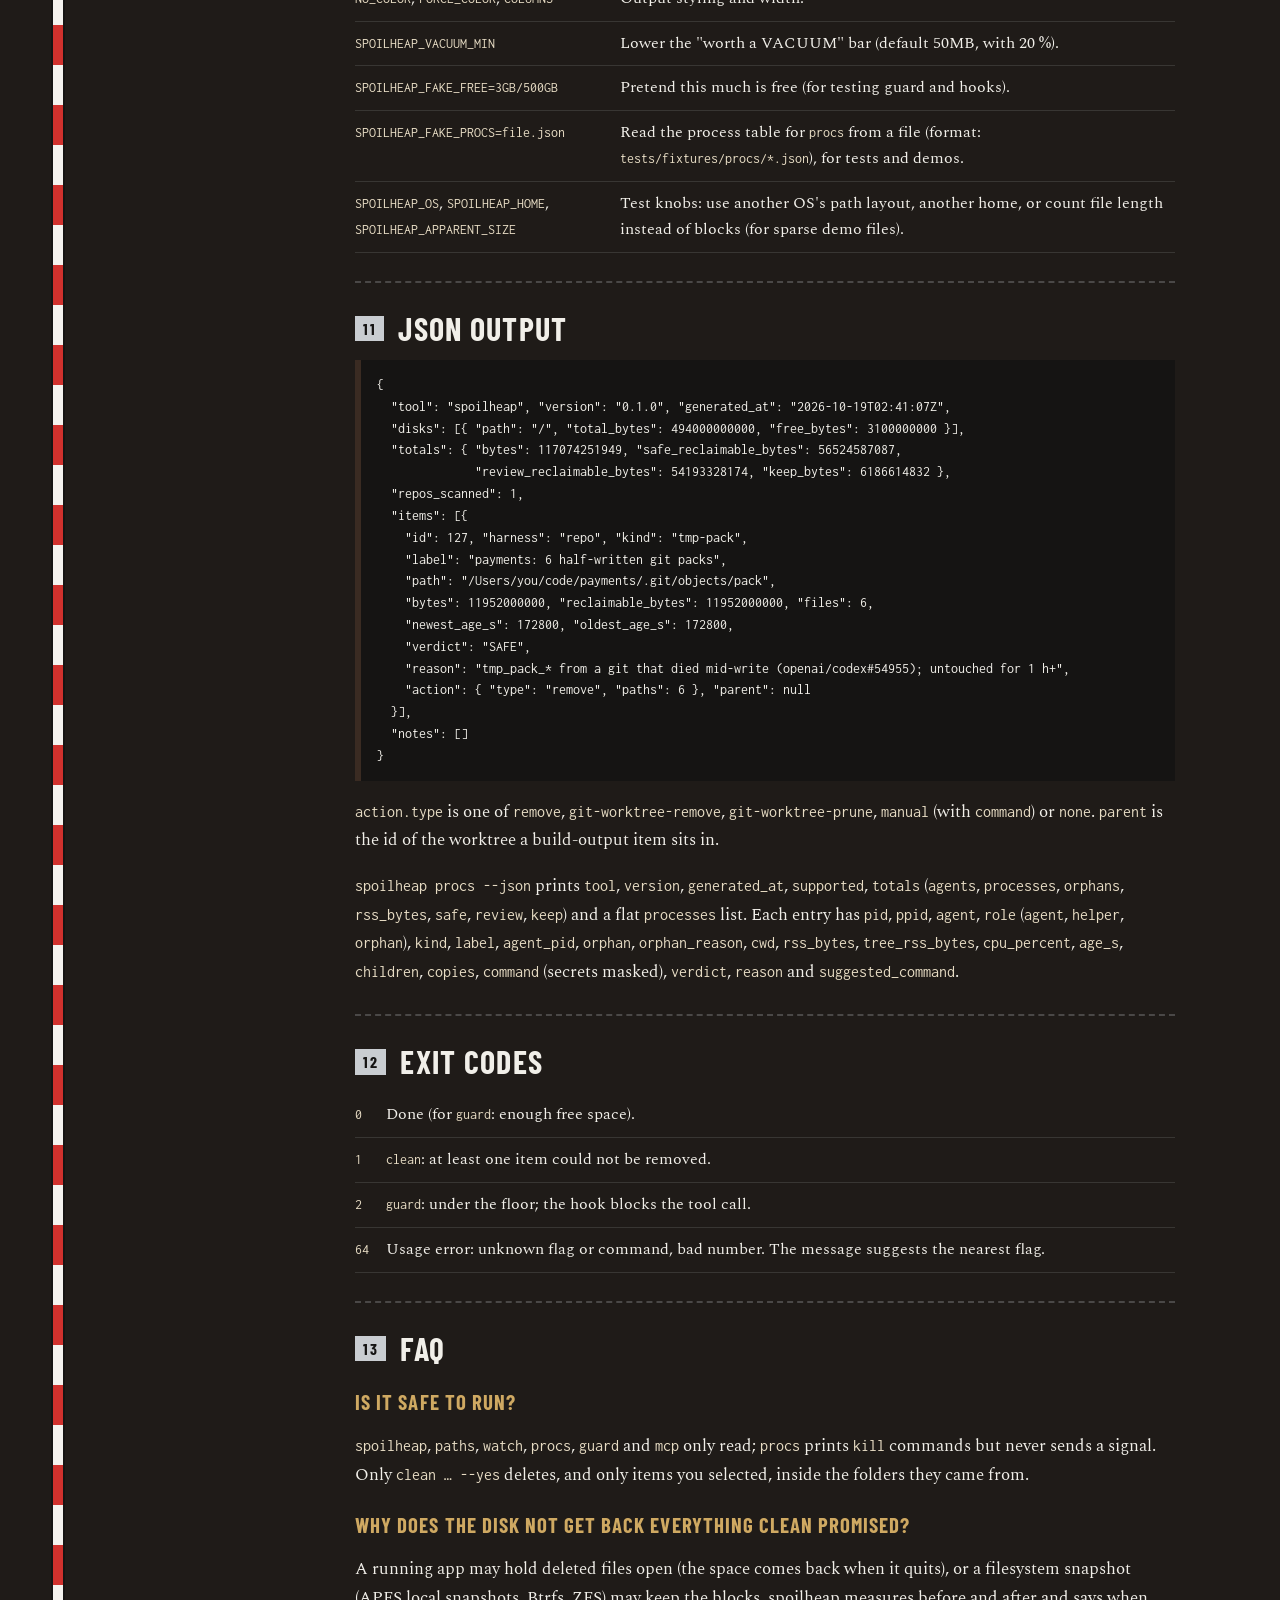
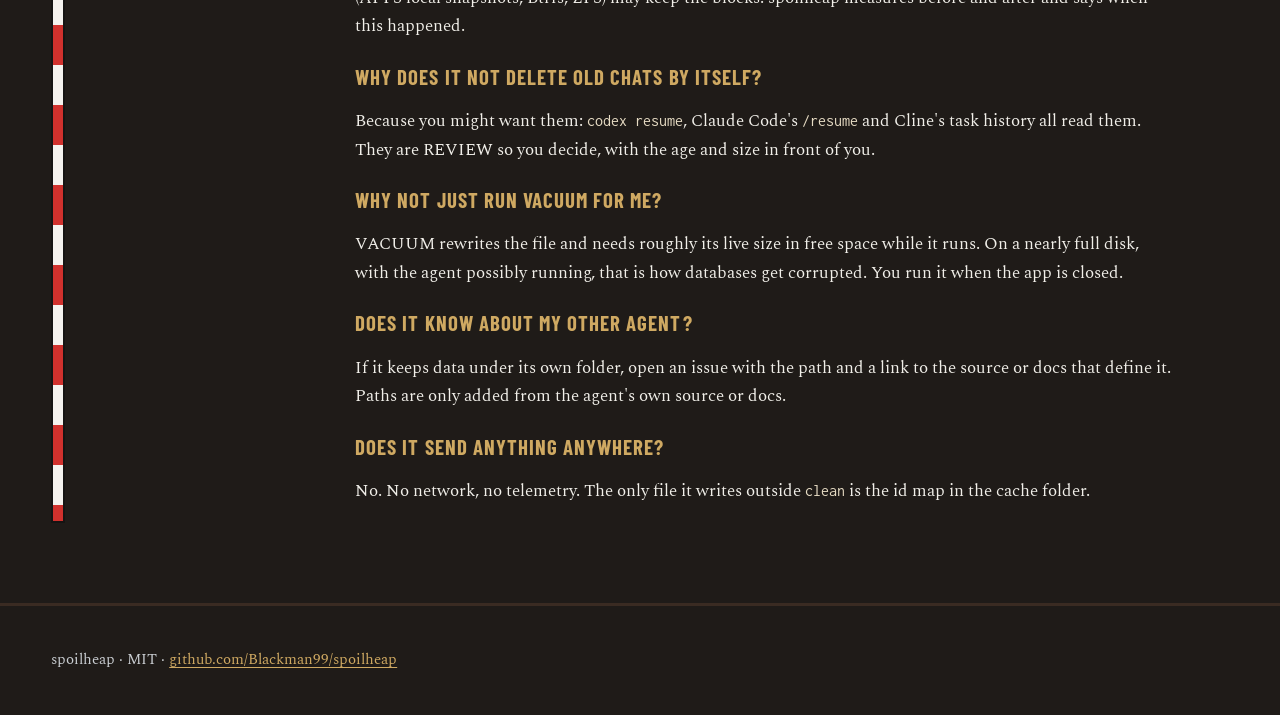
<file: site/docs/index.html>
<!doctype html>
<html lang="en">
<head>
<meta charset="utf-8">
<meta name="viewport" content="width=device-width, initial-scale=1">
<title>spoilheap docs: install, usage, verdicts, reference, FAQ</title>
<meta name="description" content="How spoilheap finds coding-agent leftovers, how it decides SAFE / REVIEW / KEEP, every command and flag, the paths it reads, JSON output, the guard hook and the MCP server.">
<link rel="canonical" href="https://blackman99.github.io/spoilheap/docs/">
<link rel="icon" href="../favicon.svg" type="image/svg+xml">
<meta name="theme-color" content="#1f1b18">
<meta property="og:type" content="article">
<meta property="og:title" content="spoilheap docs">
<meta property="og:description" content="Install, usage, verdict rules, commands, paths, JSON, guard hook, MCP, FAQ.">
<meta property="og:url" content="https://blackman99.github.io/spoilheap/docs/">
<meta property="og:site_name" content="spoilheap">
<meta property="og:image" content="https://blackman99.github.io/spoilheap/og.png">
<meta property="og:image:width" content="1200">
<meta property="og:image:height" content="630">
<meta property="og:image:alt" content="A trench section through a disk: strata of Codex crash dumps, git packs and session history, each tagged SAFE, REVIEW or KEEP, beside a spoil heap.">
<meta name="twitter:card" content="summary_large_image">
<meta name="twitter:title" content="spoilheap docs">
<meta name="twitter:description" content="Install, usage, verdict rules, commands, paths, JSON, guard hook, MCP, FAQ.">
<meta name="twitter:image" content="https://blackman99.github.io/spoilheap/og.png">
<meta name="twitter:image:alt" content="A trench section through a disk: strata of Codex crash dumps, git packs and session history, each tagged SAFE, REVIEW or KEEP, beside a spoil heap.">
<link rel="stylesheet" href="../fonts.css">
<link rel="stylesheet" href="docs.css">
</head>
<body>
<header class="top">
  <a class="brand" href="../"><img src="../favicon.svg" alt="" width="26" height="26"><span>spoilheap</span></a>
  <nav aria-label="Main"><a href="../">Home</a><a href="https://github.com/Blackman99/spoilheap">GitHub</a><a href="https://github.com/Blackman99/spoilheap/releases">Releases</a></nav>
</header>
<div class="wrap">
<nav class="toc" aria-label="On this page">
  <p>Contents</p>
  <ol>
    <li><a href="#install">Install</a></li>
    <li><a href="#start">First run</a></li>
    <li><a href="#verdicts">How verdicts are made</a></li>
    <li><a href="#clean">clean</a></li>
    <li><a href="#watch">watch</a></li>
    <li><a href="#procs">procs</a></li>
    <li><a href="#guard">guard and hooks</a></li>
    <li><a href="#mcp">MCP server</a></li>
    <li><a href="#paths">Paths it reads</a></li>
    <li><a href="#config">Options and environment</a></li>
    <li><a href="#json">JSON output</a></li>
    <li><a href="#exit">Exit codes</a></li>
    <li><a href="#faq">FAQ</a></li>
  </ol>
</nav>
<main>
<h1>spoilheap docs</h1>
<p class="lead">spoilheap lists what Codex, Claude Code, OpenCode, Gemini CLI and Cline left on your disk, gives every item a verdict (<b class="v v-safe">SAFE</b>, <b class="v v-review">REVIEW</b>, <b class="v v-keep">KEEP</b>) with the reason, clears only what you ask for, and can block an agent before the disk fills. Running <code>spoilheap</code> on its own never changes anything.</p>

<section id="install"><h2><span>01</span>Install</h2>
<pre><code>curl -fsSL https://blackman99.github.io/spoilheap/install.sh | sh</code></pre>
<p>The script picks the release binary for your OS and CPU, checks it against <code>checksums.txt</code>, and puts it in <code>~/.local/bin</code>. Set <code>SPOILHEAP_BIN=/usr/local/bin</code> to put it somewhere else, or <code>SPOILHEAP_VERSION=v0.1.0</code> to pin a version.</p>
<p>From source (Rust 1.85 or newer): <code>cargo install --git https://github.com/Blackman99/spoilheap</code></p>
<p>By hand: download the archive for your platform from <a href="https://github.com/Blackman99/spoilheap/releases">Releases</a>. Linux x86_64 and aarch64 builds are static (musl). macOS builds are for arm64 and x86_64; Windows for x86_64 and arm64. Every archive is listed in <code>checksums.txt</code> on the release.</p>
</section>

<section id="start"><h2><span>02</span>First run</h2>
<pre><code>spoilheap                 # look. Deletes nothing.
spoilheap clean --safe    # print the plan for every SAFE item
spoilheap clean --safe --yes
spoilheap clean 101 104   # REVIEW items, by number, after you have read them</code></pre>
<p>Every item gets a number from 101 up, like a context number in a dig. The numbers are saved, so <code>spoilheap clean 104</code> means the item you just saw as <code>[104]</code>, even if you open a new terminal. If the item has changed or gone since then, spoilheap says so instead of guessing.</p>
<p>Repositories are searched under the current folder and under <code>~/code ~/src ~/projects ~/dev ~/work ~/Developer ~/repos</code> when those exist, four levels deep. Point it elsewhere with <code>--root DIR</code> (repeatable) and <code>--depth N</code>.</p>
</section>

<section id="verdicts"><h2><span>03</span>How verdicts are made</h2>
<table>
<thead><tr><th>Item</th><th>Verdict</th><th>Rule</th></tr></thead>
<tbody>
<tr><td>Crash dumps (Codex, ChatGPT, Claude, Cursor desktop apps)</td><td><b class="v v-safe">SAFE</b></td><td>Always. If 30 or more appeared in the last hour, the reason says the app is crash-looping and to quit it first.</td></tr>
<tr><td>Agent worktree, clean, every commit reachable from another branch, tag or remote, untouched for 1 h</td><td><b class="v v-safe">SAFE</b></td><td>Removed with <code>git worktree remove</code>.</td></tr>
<tr><td>Agent worktree with commits found nowhere else</td><td><b class="v v-review">REVIEW</b></td><td><code>git rev-list --count HEAD --not --exclude=&lt;branch&gt; --branches --tags --remotes</code>; the reason gives the count.</td></tr>
<tr><td>Agent worktree a file changed in within the last hour</td><td><b class="v v-review">REVIEW</b></td><td>An agent may still be working in it.</td></tr>
<tr><td>Folder that looks like a worktree but git no longer lists it</td><td><b class="v v-review">REVIEW</b></td><td>Its repo was moved or pruned, or it is a copy. Removed as a plain folder only if you name it.</td></tr>
<tr><td>Agent worktree with uncommitted changes</td><td><b class="v v-keep">KEEP</b></td><td><code>git status --porcelain</code> is not empty.</td></tr>
<tr><td>Agent worktree a running process is sitting in</td><td><b class="v v-keep">KEEP</b></td><td>Some process has its working directory inside it (<code>/proc/*/cwd</code> on Linux, <code>lsof</code> on macOS).</td></tr>
<tr><td><code>target/</code>, <code>node_modules/</code>, <code>.venv/</code> … inside an agent worktree</td><td><b class="v v-safe">SAFE</b></td><td>Only when git says the folder is ignored and tracks no file in it. Listed apart from the worktree, so a KEEP worktree can still lose its build output.</td></tr>
<tr><td><code>tmp_pack_*</code>, <code>tmp_idx_*</code>, <code>.tmp-*</code> in <code>.git/objects/pack</code></td><td><b class="v v-safe">SAFE</b></td><td>Untouched for 1 h (a git that is still writing gets left alone).</td></tr>
<tr><td>Stale worktree registrations</td><td><b class="v v-safe">SAFE</b></td><td><code>git worktree prune</code>.</td></tr>
<tr><td>Session history, transcripts, file history, snapshots, task folders</td><td><b class="v v-review">REVIEW</b> / <b class="v v-keep">KEEP</b></td><td>Older than <code>--older</code> (default 30 d) is REVIEW, newer is KEEP.</td></tr>
<tr><td>Logs, debug logs, shell snapshots</td><td><b class="v v-safe">SAFE</b></td><td>Older than 1 day.</td></tr>
<tr><td>SQLite database (OpenCode, Codex logs)</td><td><b class="v v-review">REVIEW</b> / <b class="v v-keep">KEEP</b></td><td>Free pages are read from the file header (freelist count × page size). REVIEW when at least 500 MB is free, or 20 % and 50 MB; it prints the <code>VACUUM</code> command and the free space VACUUM needs. Never edited by spoilheap.</td></tr>
</tbody>
</table>
<p>All git commands run with <code>GIT_OPTIONAL_LOCKS=0</code>, so spoilheap never takes <code>index.lock</code> from an agent that is working.</p>
</section>

<section id="clean"><h2><span>04</span>clean</h2>
<pre><code>spoilheap clean --safe [--yes]
spoilheap clean 104 107 [--yes]
spoilheap clean --safe 113 --yes      # every SAFE item plus REVIEW item 113</code></pre>
<ul>
<li>Without <code>--yes</code> it prints the plan and the total, and deletes nothing.</li>
<li>KEEP items are skipped even when named, and the reason is shown.</li>
<li>Worktrees are re-checked right before removal, then removed with <code>git worktree remove</code> (no <code>--force</code>). If git refuses, that item fails and the rest go on; the exit code is 1.</li>
<li>Files are deleted only inside the folder the item came from; empty parent folders are tidied up to that folder and no further.</li>
<li>Databases print a command for you to run when the app is closed, for example <code>sqlite3 '~/.local/share/opencode/opencode.db' 'VACUUM;'</code>.</li>
<li>After a real run it measures free space again. If the disk got back less than 70 % of the plan, it says why that usually happens (a process still holds deleted files open, or a filesystem snapshot keeps the blocks).</li>
</ul>
</section>

<section id="watch"><h2><span>05</span>watch</h2>
<pre><code>spoilheap watch [--every 10s] [--rate 1GB] [--floor 10GB]</code></pre>
<p>Measures the agent folders and every repo's <code>.git/objects/pack</code> on each tick. A location that grows faster than <code>--rate</code> per minute is printed as <code>RUNAWAY</code> with its newest file and the process chain that has files open there (from <code>/proc/*/fd</code> on Linux, <code>lsof</code> on macOS), once per change. Free space under <code>--floor</code> is reported at most once a minute. A quiet line with the free space is printed every minute when nothing moves.</p>
</section>

<section id="procs"><h2><span>06</span>procs: agent processes</h2>
<pre><code>spoilheap procs [--all] [--json]</code></pre>
<p>Agents leave processes behind as well as files. Codex restarts have doubled its helper and MCP servers (<a href="https://github.com/openai/codex/issues/55141">openai/codex#55141</a>), and Claude Code can leave the shell it runs commands in orphaned at PPID 1, burning a core (<a href="https://github.com/anthropics/claude-code/issues/103313">anthropics/claude-code#103313</a>). <code>procs</code> lists them, grouped by the agent that runs them, with memory (RSS) and CPU. It only reads: it never sends a signal.</p>
<p>What counts as an agent process is kept narrow on purpose; a <code>node</code> process on its own is never listed.</p>
<ul>
<li><b>Agents</b>, by executable or package: <code>claude</code> / <code>@anthropic-ai/claude-code</code>, <code>codex</code> / <code>@openai/codex</code> / <code>Codex.app</code>, <code>opencode</code> / <code>opencode-ai</code>, <code>gemini</code> / <code>@google/gemini-cli</code>, <code>cline</code>.</li>
<li><b>Helpers</b>: everything running below a live agent, down to the next agent. MCP servers are named from their package or script.</li>
<li><b>Orphans</b>, with no agent above them any more: Claude Code snapshot shells (<code>shell-snapshots/snapshot-…</code> in the command line), <code>codex app-server</code> / <code>mcp-server</code>, Codex.app and Cline helpers, and processes whose environment carries an agent's marker variable (<code>CLAUDECODE</code>, <code>CODEX_THREAD_ID</code>, <code>OPENCODE</code>, <code>GEMINI_CLI</code>; only the name is read, never the value). A process is orphaned when its parent is PID 1, gone, or an init process that adopted it. Codex's shared app-server (<code>--managed-daemon</code>) detaches on purpose, so it counts as one whatever its parent.</li>
</ul>
<table>
<thead><tr><th>Verdict</th><th>When</th></tr></thead>
<tbody>
<tr><td><b class="v v-keep">KEEP</b></td><td>A running agent and everything below it. Identical helpers under one agent are folded into one line with <code>×N</code> (<code>--all</code> unfolds them and shows every helper, not just the five biggest).</td></tr>
<tr><td><b class="v v-review">REVIEW</b></td><td>An orphan whose working folder, or a file it or a process below it has open, is inside a live git worktree; one whose working folder could not be read; a plain command an agent started (it may be a dev server you asked for); a CLI agent whose terminal is gone; a Codex app-server while a Codex is running.</td></tr>
<tr><td><b class="v v-safe">SAFE</b></td><td>An orphaned snapshot shell, MCP server or helper with nothing in a live worktree. Its <code>kill -TERM</code> line is printed under <b>next</b>.</td></tr>
</tbody>
</table>
<p>Orphans include the processes below them in their memory and CPU (a snapshot shell at 0 % with a runaway child shows the child's CPU). Arguments that look like secrets (<code>--token</code>, <code>API_KEY=…</code>) are shown as <code>***</code>. Linux reads <code>/proc</code>, macOS uses <code>ps</code> and <code>lsof</code>; processes of other users are not attributed. On Windows, <code>procs</code> says it is not supported yet and exits 0 (<code>--json</code> prints <code>"supported": false</code>). Orphaned Codex MCP servers cannot be told apart from your own: Codex starts them with a clean environment and no marker.</p>
</section>

<section id="guard"><h2><span>07</span>guard and hooks</h2>
<pre><code>spoilheap guard [--floor 10GB | --floor 5%] [--path DIR]
spoilheap hook claude     # prints the settings.json block
spoilheap hook codex      # prints the config.toml block</code></pre>
<p><code>guard</code> exits 0 when free space is at or above the floor on the home folder and on the folder the agent is working in (read from the hook's JSON on stdin, field <code>cwd</code>, or <code>--path</code>). Under the floor it exits 2 and writes a message to stderr naming the three biggest SAFE items and the command to clear them. Claude Code and Codex both treat exit code 2 from a PreToolUse hook as "block this tool call and show the message to the model".</p>
<p>Codex hooks are behind a feature flag; the printed block sets <code>[features] hooks = true</code>. Codex also reads <code>~/.codex/hooks.json</code> if you prefer JSON.</p>
</section>

<section id="mcp"><h2><span>08</span>MCP server</h2>
<pre><code>claude mcp add spoilheap -- spoilheap mcp
codex mcp add spoilheap -- spoilheap mcp
{ "mcpServers": { "spoilheap": { "command": "spoilheap", "args": ["mcp"] } } }</code></pre>
<p>Stdio JSON-RPC, protocol 2025-06-18. Two tools, both marked read-only:</p>
<ul>
<li><code>disk_status { path?, floor? }</code>: free and total bytes for the filesystem holding <code>path</code> (default: home), and whether it is under <code>floor</code> (default 10GB).</li>
<li><code>disk_leftovers { min_bytes? }</code>: the same report as <code>spoilheap --json</code>, with verdicts and reasons.</li>
</ul>
<p>There is no delete tool. The agent can tell you what to run; you run it.</p>
</section>

<section id="paths"><h2><span>09</span>Paths it reads</h2>
<table>
<thead><tr><th>Agent</th><th>Where</th></tr></thead>
<tbody>
<tr><td>Codex</td><td><code>$CODEX_HOME</code> (default <code>~/.codex</code>): <code>worktrees/</code>, <code>sessions/</code>, <code>archived_sessions/</code>, <code>log/</code>, <code>.tmp/</code>, <code>logs_*.sqlite</code>. Crash dumps from the desktop apps (Codex, ChatGPT, Claude, Cursor) in each app's data folder: <code>~/Library/Application Support/&lt;App&gt;/Crashpad</code> on macOS, <code>%APPDATA%\&lt;App&gt;\Crashpad</code> on Windows, <code>~/.config/&lt;App&gt;/Crashpad</code> on Linux. Old bun-installed builds in <code>~/.bun/install/cache/@openai</code>.</td></tr>
<tr><td>Claude Code</td><td><code>$CLAUDE_CONFIG_DIR</code> (default <code>~/.claude</code>): <code>projects/</code>, <code>file-history/</code>, <code>shell-snapshots/</code>, <code>debug/</code>; <code>&lt;repo&gt;/.claude/worktrees</code>.</td></tr>
<tr><td>OpenCode</td><td><code>$XDG_DATA_HOME/opencode</code> (default <code>~/.local/share/opencode</code>): <code>opencode*.db</code> (+ WAL) or <code>$OPENCODE_DB</code>, <code>snapshot/&lt;project&gt;</code>, <code>storage/</code>, <code>log/</code>.</td></tr>
<tr><td>Gemini CLI</td><td><code>~/.gemini/tmp/&lt;project hash&gt;</code>.</td></tr>
<tr><td>Cline</td><td><code>globalStorage/saoudrizwan.claude-dev/{tasks,checkpoints}</code> under VS Code, Cursor, Windsurf and VSCodium user folders, and <code>~/.cline/data</code>.</td></tr>
<tr><td>Aider</td><td><code>&lt;repo&gt;/.aider.tags.cache.v4</code>.</td></tr>
</tbody>
</table>
<p><code>spoilheap paths</code> prints each one with <code>found</code> or <code>absent</code> for your machine. Sizes are allocated blocks; hard links are counted once; symlinks are never followed; scans stay on one filesystem.</p>
</section>

<section id="config"><h2><span>10</span>Options and environment</h2>
<table>
<thead><tr><th>Flag</th><th>Meaning</th></tr></thead>
<tbody>
<tr><td><code>--root DIR</code></td><td>Look for repositories here (repeatable).</td></tr>
<tr><td><code>--depth N</code></td><td>How deep under each root (default 4).</td></tr>
<tr><td><code>--older D</code></td><td>History older than this is REVIEW (default <code>30d</code>; units s m h d w).</td></tr>
<tr><td><code>--all</code></td><td>Also list items under 1 MB. With <code>procs</code>: every helper, duplicates unfolded.</td></tr>
<tr><td><code>--json</code></td><td>Machine-readable output.</td></tr>
<tr><td><code>--home DIR</code></td><td>Treat DIR as the home folder.</td></tr>
<tr><td><code>--no-color</code></td><td>Plain output.</td></tr>
</tbody>
</table>
<table>
<thead><tr><th>Variable</th><th>Effect</th></tr></thead>
<tbody>
<tr><td><code>CODEX_HOME</code>, <code>CLAUDE_CONFIG_DIR</code>, <code>XDG_DATA_HOME</code>, <code>OPENCODE_DB</code></td><td>Same meaning as for the agents themselves.</td></tr>
<tr><td><code>XDG_CACHE_HOME</code></td><td>Where the last run's item numbers are kept (<code>spoilheap/last.json</code>; <code>~/Library/Caches</code> on macOS, <code>%LOCALAPPDATA%</code> on Windows).</td></tr>
<tr><td><code>NO_COLOR</code>, <code>FORCE_COLOR</code>, <code>COLUMNS</code></td><td>Output styling and width.</td></tr>
<tr><td><code>SPOILHEAP_VACUUM_MIN</code></td><td>Lower the "worth a VACUUM" bar (default 50MB, with 20 %).</td></tr>
<tr><td><code>SPOILHEAP_FAKE_FREE=3GB/500GB</code></td><td>Pretend this much is free (for testing guard and hooks).</td></tr>
<tr><td><code>SPOILHEAP_FAKE_PROCS=file.json</code></td><td>Read the process table for <code>procs</code> from a file (format: <code>tests/fixtures/procs/*.json</code>), for tests and demos.</td></tr>
<tr><td><code>SPOILHEAP_OS</code>, <code>SPOILHEAP_HOME</code>, <code>SPOILHEAP_APPARENT_SIZE</code></td><td>Test knobs: use another OS's path layout, another home, or count file length instead of blocks (for sparse demo files).</td></tr>
</tbody>
</table>
</section>

<section id="json"><h2><span>11</span>JSON output</h2>
<pre><code>{
  "tool": "spoilheap", "version": "0.1.0", "generated_at": "2026-10-19T02:41:07Z",
  "disks": [{ "path": "/", "total_bytes": 494000000000, "free_bytes": 3100000000 }],
  "totals": { "bytes": 117074251949, "safe_reclaimable_bytes": 56524587087,
              "review_reclaimable_bytes": 54193328174, "keep_bytes": 6186614832 },
  "repos_scanned": 1,
  "items": [{
    "id": 127, "harness": "repo", "kind": "tmp-pack",
    "label": "payments: 6 half-written git packs",
    "path": "/Users/you/code/payments/.git/objects/pack",
    "bytes": 11952000000, "reclaimable_bytes": 11952000000, "files": 6,
    "newest_age_s": 172800, "oldest_age_s": 172800,
    "verdict": "SAFE",
    "reason": "tmp_pack_* from a git that died mid-write (openai/codex#54955); untouched for 1 h+",
    "action": { "type": "remove", "paths": 6 }, "parent": null
  }],
  "notes": []
}</code></pre>
<p><code>action.type</code> is one of <code>remove</code>, <code>git-worktree-remove</code>, <code>git-worktree-prune</code>, <code>manual</code> (with <code>command</code>) or <code>none</code>. <code>parent</code> is the id of the worktree a build-output item sits in.</p>
<p><code>spoilheap procs --json</code> prints <code>tool</code>, <code>version</code>, <code>generated_at</code>, <code>supported</code>, <code>totals</code> (<code>agents</code>, <code>processes</code>, <code>orphans</code>, <code>rss_bytes</code>, <code>safe</code>, <code>review</code>, <code>keep</code>) and a flat <code>processes</code> list. Each entry has <code>pid</code>, <code>ppid</code>, <code>agent</code>, <code>role</code> (<code>agent</code>, <code>helper</code>, <code>orphan</code>), <code>kind</code>, <code>label</code>, <code>agent_pid</code>, <code>orphan</code>, <code>orphan_reason</code>, <code>cwd</code>, <code>rss_bytes</code>, <code>tree_rss_bytes</code>, <code>cpu_percent</code>, <code>age_s</code>, <code>children</code>, <code>copies</code>, <code>command</code> (secrets masked), <code>verdict</code>, <code>reason</code> and <code>suggested_command</code>.</p>
</section>

<section id="exit"><h2><span>12</span>Exit codes</h2>
<table><tbody>
<tr><td><code>0</code></td><td>Done (for <code>guard</code>: enough free space).</td></tr>
<tr><td><code>1</code></td><td><code>clean</code>: at least one item could not be removed.</td></tr>
<tr><td><code>2</code></td><td><code>guard</code>: under the floor; the hook blocks the tool call.</td></tr>
<tr><td><code>64</code></td><td>Usage error: unknown flag or command, bad number. The message suggests the nearest flag.</td></tr>
</tbody></table>
</section>

<section id="faq"><h2><span>13</span>FAQ</h2>
<h3>Is it safe to run?</h3>
<p><code>spoilheap</code>, <code>paths</code>, <code>watch</code>, <code>procs</code>, <code>guard</code> and <code>mcp</code> only read; <code>procs</code> prints <code>kill</code> commands but never sends a signal. Only <code>clean … --yes</code> deletes, and only items you selected, inside the folders they came from.</p>
<h3>Why does the disk not get back everything clean promised?</h3>
<p>A running app may hold deleted files open (the space comes back when it quits), or a filesystem snapshot (APFS local snapshots, Btrfs, ZFS) may keep the blocks. spoilheap measures before and after and says when this happened.</p>
<h3>Why does it not delete old chats by itself?</h3>
<p>Because you might want them: <code>codex resume</code>, Claude Code's <code>/resume</code> and Cline's task history all read them. They are REVIEW so you decide, with the age and size in front of you.</p>
<h3>Why not just run VACUUM for me?</h3>
<p>VACUUM rewrites the file and needs roughly its live size in free space while it runs. On a nearly full disk, with the agent possibly running, that is how databases get corrupted. You run it when the app is closed.</p>
<h3>Does it know about my other agent?</h3>
<p>If it keeps data under its own folder, open an issue with the path and a link to the source or docs that define it. Paths are only added from the agent's own source or docs.</p>
<h3>Does it send anything anywhere?</h3>
<p>No. No network, no telemetry. The only file it writes outside <code>clean</code> is the id map in the cache folder.</p>
</section>
</main>
</div>
<footer class="foot"><p>spoilheap · MIT · <a href="https://github.com/Blackman99/spoilheap">github.com/Blackman99/spoilheap</a></p></footer>
</body>
</html>
</file>
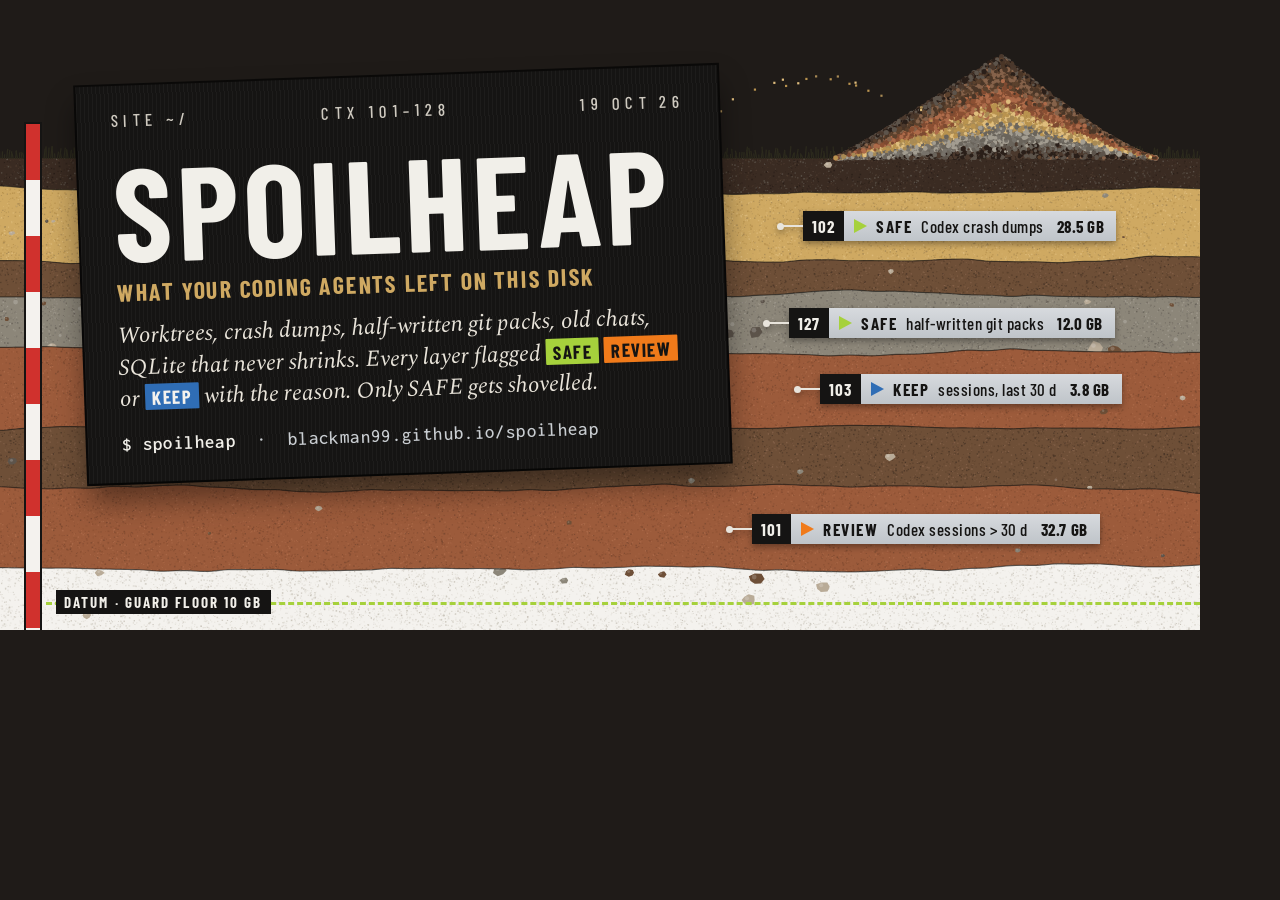
<file: scripts/share/card.html>
<!doctype html>
<!-- Share card source for site/og.png (1200x630) and site/social-preview.png (1280x640).
     Render: scripts/share/render.sh  (headless Chrome at 2x, Lanczos downscale) -->
<html><head><meta charset="utf-8">
<link rel="stylesheet" href="../../site/fonts.css">
<style>
:root{--char:#1f1b18;--humus:#3a2b22;--loam:#6e4f37;--clay:#9c5b3b;--sand:#cfa962;--gravel:#8c8679;--felt:#151413;--letter:#f1efe9;--alu:#c9cdd1;--rod:#d0312d;--rodw:#f4f2ee;--safe:#a6d13c;--review:#f07a1a;--keep:#2f6db5}
*{box-sizing:border-box}html,body{margin:0;background:var(--char)}
#c{position:relative;overflow:hidden;background:var(--char)}
canvas{position:absolute;inset:0}
.board{position:absolute;background:var(--felt);color:var(--letter);transform:rotate(-2deg);box-shadow:0 18px 30px rgba(0,0,0,.45),0 0 0 2px #0b0a09;
  background-image:repeating-linear-gradient(90deg,rgba(255,255,255,.035) 0 1px,transparent 1px 4px)}
.site{display:flex;justify-content:space-between;font:500 17px/1 'Barlow Condensed';letter-spacing:.32em;color:#cfcac0}
.word{font:700 132px/0.9 'Barlow Condensed';letter-spacing:.035em;margin:22px 0 10px;color:var(--letter)}
.sub{font:700 24px/1.05 'Barlow Condensed';letter-spacing:.075em;white-space:nowrap;color:var(--sand);text-transform:uppercase}
.pitch{font:italic 400 23px/1.38 'Spectral';color:#e9e4da;margin:16px 0 0}
.v{font:700 19px/1 'Barlow Condensed';letter-spacing:.08em;padding:2px 7px 1px;font-style:normal;color:var(--felt);border-radius:1px}
.vs{background:var(--safe)}.vr{background:var(--review)}.vk{background:var(--keep);color:var(--rodw)}
.url{margin-top:20px;font:500 19px/1 'Inconsolata';color:var(--alu);letter-spacing:.02em}
.url b{color:var(--letter);font-weight:600}
.tag{position:absolute;display:flex;align-items:center;height:30px;font:500 17px/1 'Barlow Condensed';letter-spacing:.03em;white-space:nowrap;filter:drop-shadow(0 3px 3px rgba(0,0,0,.35))}
.tag .n{background:var(--felt);color:var(--letter);font-weight:700;height:100%;display:flex;align-items:center;padding:0 9px;letter-spacing:.06em}
.tag .p{background:linear-gradient(#d7dade,#bfc4c9);color:#151413;height:100%;display:flex;align-items:center;gap:9px;padding:0 12px 0 10px}
.tag .f{width:0;height:0;border-top:7px solid transparent;border-bottom:7px solid transparent;border-left:13px solid}
.tag b{font-weight:700;letter-spacing:.09em}
.tag .gb{font-weight:700;margin-left:4px}
.tag::before{content:"";width:22px;height:2px;background:#e8e4dc;margin-right:0}
.tag::after{content:"";position:absolute;left:-4px;top:12px;width:7px;height:7px;border-radius:50%;background:#e8e4dc}
.datum{position:absolute;height:0;border-top:3px dashed var(--safe)}
.dl{position:absolute;font:700 15px/1 'Barlow Condensed';letter-spacing:.14em;background:var(--felt);color:var(--letter);padding:5px 8px 4px}
</style></head><body>
<div id="c"><canvas id="cv"></canvas>
  <div class="board" id="board">
    <div class="site"><span>SITE&nbsp;~/</span><span>CTX&nbsp;101–128</span><span>19&nbsp;OCT&nbsp;26</span></div>
    <div class="word">SPOILHEAP</div>
    <div class="sub">What your coding agents left on this disk</div>
    <p class="pitch">Worktrees, crash dumps, half-written git packs, old chats, SQLite that never shrinks. Every layer flagged <span class="v vs">SAFE</span> <span class="v vr">REVIEW</span> or <span class="v vk">KEEP</span> with the reason. Only SAFE gets shovelled.</p>
    <div class="url"><b>$ spoilheap</b> &nbsp;·&nbsp; blackman99.github.io/spoilheap</div>
  </div>
  <div id="tags"></div>
  <div class="datum" id="datum"></div><div class="dl" id="dl">DATUM · GUARD FLOOR 10 GB</div>
</div>
<script>
const q=new URLSearchParams(location.search), W=+q.get('w')||1200, H=+q.get('h')||630, dpr=devicePixelRatio||1;
const C=document.getElementById('c'); C.style.width=W+'px'; C.style.height=H+'px';
const cv=document.getElementById('cv'); cv.width=W*dpr; cv.height=H*dpr; cv.style.width=W+'px'; cv.style.height=H+'px';
const g=cv.getContext('2d'); g.scale(dpr,dpr);
function rng(s){let a=s>>>0;return()=>{a|=0;a=(a+0x6d2b79f5)|0;let t=Math.imul(a^(a>>>15),1|a);t=(t+Math.imul(t^(t>>>7),61|t))^t;return((t^(t>>>14))>>>0)/4294967296}}
function noise1(seed){const r=rng(seed),o=[[170,1],[64,.45],[23,.18]].map(([s,a])=>({s,a,v:Array.from({length:64},r)}));return x=>{let y=0;for(const k of o){const p=x/k.s,i=Math.floor(p),f=p-i,u=f*f*(3-2*f);y+=k.a*((k.v[i&63]*(1-u)+k.v[(i+1)&63]*u)*2-1)}return y/1.63}}
const SOIL={humus:{b:'#3a2b22',d:['#2a1f19','#4b392d','#5d544b'],peb:.5,ps:[2,5]},loam:{b:'#6e4f37',d:['#5b412d','#85624a','#4a3627'],peb:1.4,ps:[2,6]},
clay:{b:'#9c5b3b',d:['#8b5033','#ad6b4a','#7d4a31'],peb:.35,ps:[2,4]},sand:{b:'#cfa962',d:['#b9934f','#dfbd7d','#a88a55'],peb:.6,ps:[1.5,3.5]},
gravel:{b:'#8c8679',d:['#77726a','#a39d91','#6a645b'],peb:7,ps:[2.5,8]},natural:{b:'#f4f2ee',d:['#dcd8d0','#c9c4ba','#e6e3dc'],peb:.9,ps:[3,9]}};
const PEB=['#b9ab97','#5d544b','#6e4f37','#8c8679'];
const r=rng(19102026);
const ground=Math.round(H*.25);
// strata (top→bottom), thickness proportional to a slice of the real demo dig
const S=[['humus',.07],['sand',.15],['loam',.07],['gravel',.12],['clay',.16],['loam',.13],['clay',.17],['natural',.13]];
const tot=S.reduce((a,s)=>a+s[1],0);
let y=ground; const bounds=[];
S.forEach(([k,f],i)=>{const h=(H-ground)*f/tot; bounds.push({k,y0:y,y1:y+h,n:noise1(77+i*13)}); y+=h});
function edge(b,x){return b.y0+ (b===bounds[0]?0:b.n(x)*7)}
// fill bands
bounds.forEach((b,i)=>{const nb=bounds[i+1];g.beginPath();g.moveTo(0,edge(b,0));for(let x=0;x<=W;x+=4)g.lineTo(x,edge(b,x));
 if(nb){for(let x=W;x>=0;x-=4)g.lineTo(x,edge(nb,x))}else{g.lineTo(W,H);g.lineTo(0,H)} g.closePath();g.fillStyle=SOIL[b.k].b;g.fill();
 g.save();g.clip();const s=SOIL[b.k];const area=W*(b.y1-b.y0+16);
 for(let n=0;n<area/9;n++){g.fillStyle=s.d[(r()*s.d.length)|0];g.globalAlpha=.55+r()*.45;const x=r()*W,yy=b.y0-8+r()*(b.y1-b.y0+16),d=.5+r()*1.1;g.fillRect(x,yy,d,d)}
 g.globalAlpha=1;
 for(let n=0;n<area/10000*s.peb;n++){const x=r()*W,yy=b.y0+r()*(b.y1-b.y0),R=s.ps[0]+r()*(s.ps[1]-s.ps[0]),m=6+((r()*3)|0);g.beginPath();
  for(let j=0;j<m;j++){const a=j/m*Math.PI*2,rr=R*(.7+r()*.45);g.lineTo(x+Math.cos(a)*rr,yy+Math.sin(a)*rr*.78)}g.closePath();g.fillStyle=PEB[(r()*4)|0];g.fill();
  g.fillStyle='rgba(255,255,255,.18)';g.beginPath();g.arc(x-R*.25,yy-R*.25,R*.3,0,7);g.fill()}
 g.restore();
 if(i>0){g.beginPath();for(let x=0;x<=W;x+=4)g.lineTo(x,edge(b,x));g.strokeStyle='rgba(21,20,19,.55)';g.lineWidth=1.2;g.stroke()}
});
// turf
g.strokeStyle='#2c2a1d';g.lineWidth=1.3;for(let x=0;x<W;x+=2.2){const h=3+r()*9;g.beginPath();g.moveTo(x,ground+1);g.lineTo(x+(r()-.5)*4,ground-h);g.stroke()}
// spoil heap: grains piled at the angle of repose (~34°), reversed strata
const hx=W*.835,hb=ground,hh=H*.165,half=hh/Math.tan(34*Math.PI/180);
const heapCols=[SOIL.humus.d,SOIL.loam.d,SOIL.clay.d,SOIL.sand.d,SOIL.gravel.d];
const prof=u=>{const a=Math.abs(u),k=u<0?1.08:1.3;return Math.pow(1-a,k)*(1-.07*Math.exp(-u*u/.012))*(1+.06*Math.exp(-u*u/.012))};
for(let n=0;n<30000;n++){const u=r()*2-1,v=Math.pow(r(),.9);const top=hb-hh*prof(u)*(1+(r()-.5)*.025);
 const x=hx+u*half*(u<0?1.08:1), yy=hb-(hb-top)*v; const band=Math.min(4,Math.floor((1-v)*5+(r()-.5)*.8+((u+1)*.6))%5);
 const cs=heapCols[Math.max(0,band)];g.fillStyle=cs[(r()*cs.length)|0];const d=1+r()*1.6;g.beginPath();g.arc(x,yy,d,0,7);g.fill()}
// a few grains still in flight from the trench
for(let n=0;n<26;n++){const t=r();const x=W*.55+t*(hx-W*.55-half*.4),yy=ground-60*Math.sin(t*Math.PI)-hh*.3*t-r()*10;g.fillStyle=SOIL.sand.d[(r()*3)|0];g.fillRect(x,yy,2.2,2.2)}
// ranging rod
const rx=Math.round(W*.022),rw=14,ry0=ground-34;
g.fillStyle='#151413';g.fillRect(rx-2,ry0-2,rw+4,H-ry0+4);
const seg=Math.round((H-ry0)/9);for(let i=0;i<10;i++){g.fillStyle=i%2?'#f4f2ee':'#d0312d';g.fillRect(rx,ry0+i*seg,rw,seg)}
// board
const B=document.getElementById('board'),bw=Math.round(W*.535);
B.style.left=Math.round(W*.068)+'px';B.style.top=Math.round(H*.12)+'px';B.style.width=bw+'px';B.style.padding='26px 34px 28px';
// tags on the right, each pinned in a real stratum
const tags=[[1,'vs','102','SAFE','Codex crash dumps','28.5 GB'],[3,'vs','127','SAFE','half-written git packs','12.0 GB'],[4,'vk','103','KEEP','sessions, last 30 d','3.8 GB'],[6,'vr','101','REVIEW','Codex sessions > 30 d','32.7 GB']];
const TG=document.getElementById('tags'),col={vs:'#a6d13c',vr:'#f07a1a',vk:'#2f6db5'};
tags.forEach(([bi,c,n,v,t,gb])=>{const b=bounds[bi];const e=document.createElement('div');e.className='tag';
 e.innerHTML=`<span class="n">${n}</span><span class="p"><i class="f" style="border-left-color:${col[c]}"></i><b>${v}</b> ${t} <span class="gb">${gb}</span></span>`;
 TG.appendChild(e);const w=e.offsetWidth;e.style.left=(W-w-30)+'px';e.style.top=Math.round((b.y0+b.y1)/2-15)+'px'});
// datum line inside the natural layer
const dn=bounds[bounds.length-1],dy=Math.round(dn.y0+(H-dn.y0)*.55);
const D=document.getElementById('datum');D.style.left=(rx+rw+6)+'px';D.style.right='0';D.style.top=dy+'px';
const DL=document.getElementById('dl');DL.style.left=(rx+rw+16)+'px';DL.style.top=(dy-12)+'px';
document.fonts.ready.then(()=>document.body.dataset.ready=1);
</script></body></html>
</file>
<file: site/fonts.css>
@font-face{font-family:'Barlow Condensed';font-style:normal;font-weight:500;font-display:swap;src:url(fonts/BarlowCondensed-500.woff2) format('woff2');unicode-range:U+0000-00FF, U+0131, U+0152-0153, U+02BB-02BC, U+02C6, U+02DA, U+02DC, U+0304, U+0308, U+0329, U+2000-206F, U+20AC, U+2122, U+2191, U+2193, U+2212, U+2215, U+FEFF, U+FFFD}
@font-face{font-family:'Barlow Condensed';font-style:normal;font-weight:700;font-display:swap;src:url(fonts/BarlowCondensed-700.woff2) format('woff2');unicode-range:U+0000-00FF, U+0131, U+0152-0153, U+02BB-02BC, U+02C6, U+02DA, U+02DC, U+0304, U+0308, U+0329, U+2000-206F, U+20AC, U+2122, U+2191, U+2193, U+2212, U+2215, U+FEFF, U+FFFD}
@font-face{font-family:'Inconsolata';font-style:normal;font-weight:400 600;font-display:swap;src:url(fonts/Inconsolata-400.woff2) format('woff2');unicode-range:U+0000-00FF, U+0131, U+0152-0153, U+02BB-02BC, U+02C6, U+02DA, U+02DC, U+0304, U+0308, U+0329, U+2000-206F, U+20AC, U+2122, U+2191, U+2193, U+2212, U+2215, U+FEFF, U+FFFD}
@font-face{font-family:'Spectral';font-style:italic;font-weight:400;font-display:swap;src:url(fonts/Spectral-400i.woff2) format('woff2');unicode-range:U+0000-00FF, U+0131, U+0152-0153, U+02BB-02BC, U+02C6, U+02DA, U+02DC, U+0304, U+0308, U+0329, U+2000-206F, U+20AC, U+2122, U+2191, U+2193, U+2212, U+2215, U+FEFF, U+FFFD}
@font-face{font-family:'Spectral';font-style:normal;font-weight:400;font-display:swap;src:url(fonts/Spectral-400.woff2) format('woff2');unicode-range:U+0000-00FF, U+0131, U+0152-0153, U+02BB-02BC, U+02C6, U+02DA, U+02DC, U+0304, U+0308, U+0329, U+2000-206F, U+20AC, U+2122, U+2191, U+2193, U+2212, U+2215, U+FEFF, U+FFFD}
@font-face{font-family:'Spectral';font-style:normal;font-weight:600;font-display:swap;src:url(fonts/Spectral-600.woff2) format('woff2');unicode-range:U+0000-00FF, U+0131, U+0152-0153, U+02BB-02BC, U+02C6, U+02DA, U+02DC, U+0304, U+0308, U+0329, U+2000-206F, U+20AC, U+2122, U+2191, U+2193, U+2212, U+2215, U+FEFF, U+FFFD}
</file>
<file: site/style.css>
:root{
  --humus:#3a2b22;--loam:#6e4f37;--clay:#9c5b3b;--sand:#cfa962;--gravel:#8c8679;--char:#1f1b18;
  --peb-l:#b9ab97;--peb-d:#5d544b;--rod:#d0312d;--rodw:#f4f2ee;--felt:#151413;--letter:#f1efe9;--alu:#c9cdd1;
  --safe:#a6d13c;--review:#f07a1a;--keep:#2f6db5;
  --cond:'Barlow Condensed','Arial Narrow',sans-serif;--serif:'Spectral',Georgia,serif;--mono:'Inconsolata',ui-monospace,monospace;
}
*{box-sizing:border-box}
html{background:var(--char);-webkit-text-size-adjust:100%}
body{margin:0;font:400 1.125rem/1.6 var(--serif);color:var(--letter);background:var(--char)}
a{color:inherit;text-decoration-thickness:1px;text-underline-offset:3px}
a:hover{text-decoration-thickness:2px}
:focus-visible{outline:3px solid var(--safe);outline-offset:3px}
code{font-family:var(--mono);font-size:.92em}
.skip{position:absolute;left:-999px;top:0;background:var(--letter);color:var(--felt);padding:.5rem 1rem;z-index:20}
.skip:focus{left:1rem;top:1rem}

/* ---- header ---- */
.top{position:absolute;inset:0 0 auto 0;height:56px;display:flex;align-items:center;justify-content:space-between;padding:0 clamp(16px,3vw,40px);z-index:6;font-family:var(--cond);letter-spacing:.06em;text-transform:uppercase}
.brand{display:flex;align-items:center;gap:10px;text-decoration:none;font-weight:700;font-size:1.25rem}
.top nav{display:flex;gap:clamp(14px,2.4vw,32px);font-weight:500;font-size:1rem}
.top nav a{text-decoration:none;padding:6px 0;border-bottom:2px solid transparent}
.top nav a:hover{border-color:var(--sand)}

/* ---- the trench ---- */
.dig{position:relative;min-height:max(100svh,760px);overflow:hidden;background:var(--char)}
#wall{position:absolute;inset:0;width:100%;height:100%;display:block}
.gauge{position:absolute;z-index:3;left:62px;top:76px;font-family:var(--cond);text-transform:uppercase;letter-spacing:.05em;display:grid;grid-template-columns:auto auto;align-items:baseline;column-gap:.5rem;max-width:min(560px,56vw)}
.g-k{grid-column:1/-1;font-weight:500;font-size:.85rem;color:var(--alu)}
#free{font-weight:700;font-size:clamp(2.2rem,4.4vw,3.4rem);line-height:1;font-variant-numeric:tabular-nums;color:var(--letter);min-width:5.4ch}
.g-of{font-weight:500;font-size:1.05rem;color:var(--alu)}
.datum{grid-column:1/-1;display:flex;align-items:center;gap:.6rem;margin-top:.35rem;font-weight:500;font-size:.92rem;color:var(--review);text-transform:none;letter-spacing:.02em}
.datum i{display:block;width:44px;height:0;border-top:2px dashed currentColor}
.dig.ok .datum{color:var(--safe)}

.board{position:absolute;z-index:4;background:var(--felt);color:var(--letter);padding:22px 28px 24px;width:min(590px,calc(100% - 32px));
  background-image:repeating-linear-gradient(90deg,rgba(241,239,233,.035) 0 1px,transparent 1px 5px);
  transform:rotate(-1.4deg);transform-origin:0 100%;border:3px solid #0d0c0b}
.b-site{display:flex;justify-content:space-between;margin:0 0 6px;font:500 .95rem/1 var(--cond);letter-spacing:.22em;color:var(--alu)}
.board h1{margin:0;font-family:var(--cond);font-weight:700;line-height:.9}
.b-word{display:block;font-size:clamp(3.2rem,7.2vw,5.6rem);letter-spacing:.08em;margin-left:-.03em}
.b-sub{display:block;margin-top:8px;font-size:clamp(1.05rem,1.9vw,1.4rem);font-weight:500;letter-spacing:.14em;text-transform:uppercase;color:var(--sand)}
.b-pitch{margin:14px 0 18px;font-style:italic;font-size:1.08rem;line-height:1.5}
.v{font-style:normal;font-family:var(--cond);font-weight:700;letter-spacing:.06em;padding:0 .35em;border-radius:2px;font-size:.92em}
.v-safe{background:var(--safe);color:var(--felt)}.v-review{background:var(--review);color:var(--felt)}.v-keep{background:var(--keep);color:var(--rodw)}
.v-run{background:var(--rod);color:var(--rodw)}
.b-act{display:flex;flex-wrap:wrap;gap:12px 22px;align-items:center}
.shovel{font:700 1.15rem/1 var(--cond);letter-spacing:.08em;text-transform:uppercase;color:var(--felt);background:var(--safe);border:0;padding:13px 18px 12px;cursor:pointer;
  clip-path:polygon(0 0,100% 0,100% 72%,94% 100%,0 100%)}
.shovel:hover{background:#b9e055}
.shovel:active{transform:translateY(1px)}
.shovel[disabled]{cursor:progress;opacity:.75}
.b-docs{font:500 1.05rem var(--cond);letter-spacing:.1em;text-transform:uppercase}
.b-install{display:flex;align-items:stretch;margin-top:18px;border:1px solid rgba(201,205,209,.35)}
.b-install code{flex:1;min-width:0;padding:9px 12px;font-size:.88rem;line-height:1.45;white-space:normal;overflow-wrap:anywhere;color:var(--alu)}
.copy{font:600 .85rem var(--cond);letter-spacing:.12em;text-transform:uppercase;background:var(--alu);color:var(--felt);border:0;padding:0 14px;cursor:pointer}
.copy.done{background:var(--safe)}

.tags{list-style:none;margin:0;padding:0;position:absolute;inset:0;z-index:3;pointer-events:none}
.tag{position:absolute;right:clamp(10px,2vw,32px);pointer-events:auto;transition:opacity .4s}
.tag button{all:unset;cursor:pointer;display:flex;align-items:center;gap:8px;height:26px;padding:0 10px 0 0;background:var(--alu);color:var(--felt);font:500 .95rem/1 var(--cond);letter-spacing:.03em;white-space:nowrap;
  box-shadow:inset 0 -2px 0 rgba(21,20,19,.18)}
.tag button:focus-visible{outline:3px solid var(--letter);outline-offset:2px}
.tag .no{background:var(--felt);color:var(--letter);height:100%;display:flex;align-items:center;padding:0 7px;font-weight:700;letter-spacing:.06em}
.tag .fl{width:0;height:0;border-top:7px solid transparent;border-bottom:7px solid transparent;border-left:13px solid var(--c);transform-origin:0 50%}
.tag .vb{font-weight:700;letter-spacing:.08em}
.tag .gb{font-weight:700;font-variant-numeric:tabular-nums}
.tag.gone{opacity:0;pointer-events:none}
.tag.wiggle .fl{animation:wig .5s 2 ease-in-out}
@keyframes wig{0%,100%{transform:rotate(0)}30%{transform:rotate(-16deg)}70%{transform:rotate(12deg)}}
.tag.in .fl{animation:plant .45s cubic-bezier(.3,1.6,.5,1) both}
@keyframes plant{from{transform:translateY(-10px) scaleX(.3);opacity:0}to{transform:none;opacity:1}}

.sheet{position:absolute;z-index:7;width:min(460px,calc(100% - 24px));background:var(--alu);color:var(--felt);padding:16px 18px 14px;border-top:6px solid var(--c,var(--felt))}
.sheet h2{margin:0 26px 8px 0;font:700 1.25rem/1.15 var(--cond);letter-spacing:.04em;text-transform:uppercase}
.sheet ul{list-style:none;margin:0;padding:0;max-height:52vh;overflow:auto}
.sheet li{padding:9px 0;border-top:1px solid rgba(21,20,19,.2);font-size:.95rem;line-height:1.4}
.sheet li b{font-family:var(--cond);letter-spacing:.04em}
.sheet li code{display:block;font-size:.82rem;word-break:break-all;margin:2px 0;color:#3a2b22}
.sheet li .cmd{background:var(--felt);color:var(--letter);padding:4px 7px;margin-top:5px}
.sheet-x{position:absolute;right:8px;top:6px;background:none;border:0;font:700 1.6rem/1 var(--cond);cursor:pointer;color:var(--felt);padding:4px 8px}
.caption{position:absolute;z-index:3;left:max(400px,31vw);top:84px;margin:0;width:min(400px,27vw);font-size:.8rem;line-height:1.45;font-style:italic;color:var(--alu)}
.caption code{font-size:.92em}

/* ---- deeper layers ---- */
main{position:relative}
main::before{content:"";position:absolute;z-index:2;left:26px;top:0;bottom:0;width:14px;border:2px solid var(--felt);border-top:0;
  background:repeating-linear-gradient(180deg,var(--rod) 0 54px,var(--rodw) 54px 108px)}
.layer{position:relative;padding:clamp(64px,9vw,120px) clamp(16px,4vw,56px) clamp(56px,7vw,96px);background-color:var(--bg);color:var(--fg);background-size:360px 360px}
.layer .edge{position:absolute;left:0;top:-17px;width:100%;height:18px;display:block;pointer-events:none}
.s-humus{--bg:var(--humus);--fg:var(--letter);--ln:var(--sand)}
.s-loam{--bg:var(--loam);--fg:var(--letter);--ln:var(--sand)}
.s-clay{--bg:var(--clay);--fg:var(--letter);--ln:var(--letter)}
.s-sand{--bg:var(--sand);--fg:var(--felt);--ln:var(--felt)}
.s-gravel{--bg:var(--gravel);--fg:var(--felt);--ln:var(--felt)}
.layer a{color:var(--ln)}
.in{max-width:760px;margin-left:clamp(0px,14vw,240px)}
.ctx{display:inline-flex;align-items:stretch;margin:0 0 14px;font:600 .82rem/1 var(--cond);letter-spacing:.2em;text-transform:uppercase;background:var(--alu);color:var(--felt)}
.ctx span{background:var(--felt);color:var(--letter);padding:6px 8px;font-size:1rem;letter-spacing:.08em}
.ctx{padding-right:10px;gap:10px;align-items:center}
.layer h2{margin:0 0 18px;font:700 clamp(2.1rem,4.6vw,3.6rem)/1 var(--cond);letter-spacing:.02em;text-transform:uppercase}
.layer h3{margin:0;font:700 1.5rem/1 var(--cond);letter-spacing:.1em}
.lead{font-size:1.25rem;line-height:1.5}
.small{font-size:.92rem;font-style:italic}
.finds{margin:26px 0}
.finds div{display:grid;grid-template-columns:minmax(150px,200px) 1fr;gap:14px;padding:12px 0;border-top:1px solid color-mix(in srgb,var(--fg) 22%,transparent)}
.finds dt{font:700 1.2rem/1.3 var(--cond);letter-spacing:.08em;text-transform:uppercase;color:var(--sand)}
.finds dd{margin:0}
.finds code{white-space:nowrap}
.flags{list-style:none;padding:0;margin:28px 0}
.flags li{display:grid;grid-template-columns:44px 1fr;gap:16px;padding:14px 0;border-top:1px solid rgba(21,20,19,.25)}
.flags p{margin:6px 0 0}
.pin{display:block;position:relative;width:44px;height:56px}
.pin::before{content:"";position:absolute;left:6px;top:4px;width:3px;height:52px;background:var(--felt)}
.pin::after{content:"";position:absolute;left:9px;top:4px;border-top:12px solid transparent;border-bottom:12px solid transparent;border-left:30px solid var(--c)}
.pin-safe{--c:var(--safe)}.pin-review{--c:var(--review)}.pin-keep{--c:var(--keep)}
.term{margin:22px 0;background:var(--felt);color:var(--letter);padding:16px 18px;font:400 .86rem/1.55 var(--mono);overflow-x:auto;white-space:pre;max-width:min(1100px,calc(100vw - 32px));width:max-content;min-width:100%}
.term b{color:var(--sand);font-weight:600}
.term .dim{color:#9a948a}
.term .v{font-family:var(--mono);font-weight:600;letter-spacing:0;padding:0 .2em}
.rules{padding-left:1.1em}
.rules li{margin:.45em 0}
.datumfig{position:relative;height:34px;margin:18px 0 6px}
.df-line{position:absolute;left:0;right:0;top:16px;border-top:2px dashed var(--rodw)}
.df-label{position:absolute;right:0;top:-2px;font:600 .9rem var(--cond);letter-spacing:.14em;text-transform:uppercase;background:var(--rodw);color:var(--felt);padding:2px 8px}
.foot{background:var(--char);padding:40px clamp(16px,4vw,56px);font-size:.92rem;color:var(--alu)}
.foot p{max-width:760px;margin:0 0 0 clamp(0px,14vw,240px)}

/* ---- narrow: board above ground, tags stay on the wall ---- */
@media (max-width:899px){
  .board{transform:rotate(-1deg)}
  .caption{left:24px;right:12px;top:auto;bottom:12px;width:auto;background:rgba(21,20,19,.88);padding:8px 10px;color:var(--letter)}
  .board{padding:16px 18px 18px}
  .b-pitch{font-size:1rem;margin:10px 0 14px}
  main::before{left:8px;width:10px}
  .layer{padding-left:36px}
  .gauge{left:30px}
  .gauge{max-width:56vw}
  .in{margin-left:0}
  .foot p{margin-left:0}
  .tag button{font-size:.86rem;height:24px;gap:6px}
  .tag .lbl{max-width:38vw;overflow:hidden;text-overflow:ellipsis}
  .finds div{grid-template-columns:1fr;gap:4px}
}
@media (max-width:520px){
  .top nav a[href="#install"]{display:none}
  .b-site span:nth-child(2){display:none}
  .tag .lbl{display:none}
}
@media (prefers-reduced-motion:reduce){
  *{animation:none!important;transition:none!important}
}

/* self-critique pass 2026-10-19 */
.layer code,.rules code,.lead code{white-space:nowrap}
.layer code[data-long],.layer .small code{white-space:normal;overflow-wrap:anywhere}
.f-links{display:flex;align-items:center;gap:8px;flex-wrap:wrap;font-family:var(--cond);text-transform:uppercase;letter-spacing:.08em}
.f-links img{margin-right:4px}
.copy.done{background:var(--safe);color:var(--felt)}
@media (max-width:899px){.term{width:auto;min-width:0;max-width:100%}}
/* pebbles and stipple sit behind the text column, never inside a word */
.layer .in > p,.layer .in li,.layer .in dd,.layer .in dt,.layer .in h2{text-shadow:0 0 2px var(--bg),0 0 5px var(--bg),0 0 9px var(--bg)}
.nw{white-space:nowrap}
</file>
<file: site/docs/docs.css>
:root{--char:#1f1b18;--humus:#3a2b22;--sand:#cfa962;--letter:#f1efe9;--alu:#c9cdd1;--felt:#151413;--rod:#d0312d;--rodw:#f4f2ee;--safe:#a6d13c;--review:#f07a1a;--keep:#2f6db5;--gravel:#8c8679;
  --cond:'Barlow Condensed','Arial Narrow',sans-serif;--serif:'Spectral',Georgia,serif;--mono:'Inconsolata',ui-monospace,monospace}
*{box-sizing:border-box}
html{background:var(--char)}
body{margin:0;font:400 1.08rem/1.65 var(--serif);color:var(--letter);background:var(--char)}
a{color:var(--sand);text-underline-offset:3px}
:focus-visible{outline:3px solid var(--safe);outline-offset:3px}
code{font-family:var(--mono);font-size:.92em;color:#e7dcc4}
.top{display:flex;justify-content:space-between;align-items:center;padding:14px clamp(16px,3vw,40px);border-bottom:3px solid var(--humus);font-family:var(--cond);text-transform:uppercase;letter-spacing:.06em}
.brand{display:flex;gap:10px;align-items:center;color:var(--letter);text-decoration:none;font-weight:700;font-size:1.2rem}
.top nav{display:flex;gap:24px}.top nav a{color:var(--letter);text-decoration:none}
.wrap{display:grid;grid-template-columns:240px minmax(0,820px);gap:clamp(24px,5vw,72px);padding:40px clamp(16px,4vw,56px) 80px;position:relative}
.wrap::before{content:"";position:absolute;left:clamp(16px,4vw,56px);top:40px;bottom:80px;width:10px;border:2px solid var(--felt);background:repeating-linear-gradient(180deg,var(--rod) 0 40px,var(--rodw) 40px 80px)}
.toc{position:sticky;top:20px;align-self:start;padding-left:30px;font-family:var(--cond);letter-spacing:.04em}
.toc p{margin:0 0 8px;text-transform:uppercase;letter-spacing:.2em;color:var(--alu);font-size:.85rem}
.toc ol{list-style:none;margin:0;padding:0;counter-reset:c}
.toc li{counter-increment:c}
.toc a{display:flex;gap:10px;padding:5px 0;color:var(--letter);text-decoration:none;font-size:1.05rem}
.toc a::before{content:counter(c,decimal-leading-zero);color:var(--sand);font-weight:700;width:1.6em}
.toc a:hover{color:var(--sand)}
h1{font:700 clamp(2.6rem,6vw,4.2rem)/1 var(--cond);text-transform:uppercase;letter-spacing:.03em;margin:0 0 16px}
.lead{font-size:1.2rem}
section{padding-top:28px;margin-top:28px;border-top:2px dashed rgba(201,205,209,.25)}
h2{display:flex;align-items:center;gap:14px;font:700 2rem/1.1 var(--cond);text-transform:uppercase;letter-spacing:.04em;margin:0 0 14px}
h2 span{font-size:1rem;background:var(--alu);color:var(--felt);padding:4px 8px;letter-spacing:.1em}
h3{font:700 1.3rem/1.2 var(--cond);letter-spacing:.05em;text-transform:uppercase;margin:24px 0 4px;color:var(--sand)}
pre{background:var(--felt);border-left:6px solid var(--humus);padding:14px 16px;overflow-x:auto;font:400 .88rem/1.55 var(--mono)}
pre code{color:var(--letter);font-size:1em}
table{border-collapse:collapse;width:100%;margin:12px 0 18px;font-size:.98rem}
th{text-align:left;font:700 .95rem var(--cond);letter-spacing:.12em;text-transform:uppercase;color:var(--alu);border-bottom:2px solid var(--humus);padding:8px 10px 6px 0}
td{border-bottom:1px solid rgba(201,205,209,.15);padding:9px 12px 9px 0;vertical-align:top}
.v{font:700 .85rem var(--cond);letter-spacing:.08em;padding:1px 6px;white-space:nowrap}
.v-safe{background:var(--safe);color:var(--felt)}.v-review{background:var(--review);color:var(--felt)}.v-keep{background:var(--keep);color:var(--rodw)}
ul{padding-left:1.1em}li{margin:.35em 0}
.foot{padding:28px clamp(16px,4vw,56px);border-top:3px solid var(--humus);color:var(--alu);font-size:.92rem}
@media (max-width:860px){
  .wrap{grid-template-columns:minmax(0,1fr);padding-left:40px;padding-right:16px}
  .wrap::before{left:12px}
  .toc{position:static;padding-left:0}
  .toc ol{columns:2;column-gap:16px}
  .toc a{font-size:.98rem}
  table{display:block;overflow-x:auto}
}
code{overflow-wrap:anywhere}
pre code{overflow-wrap:normal}
</file>
